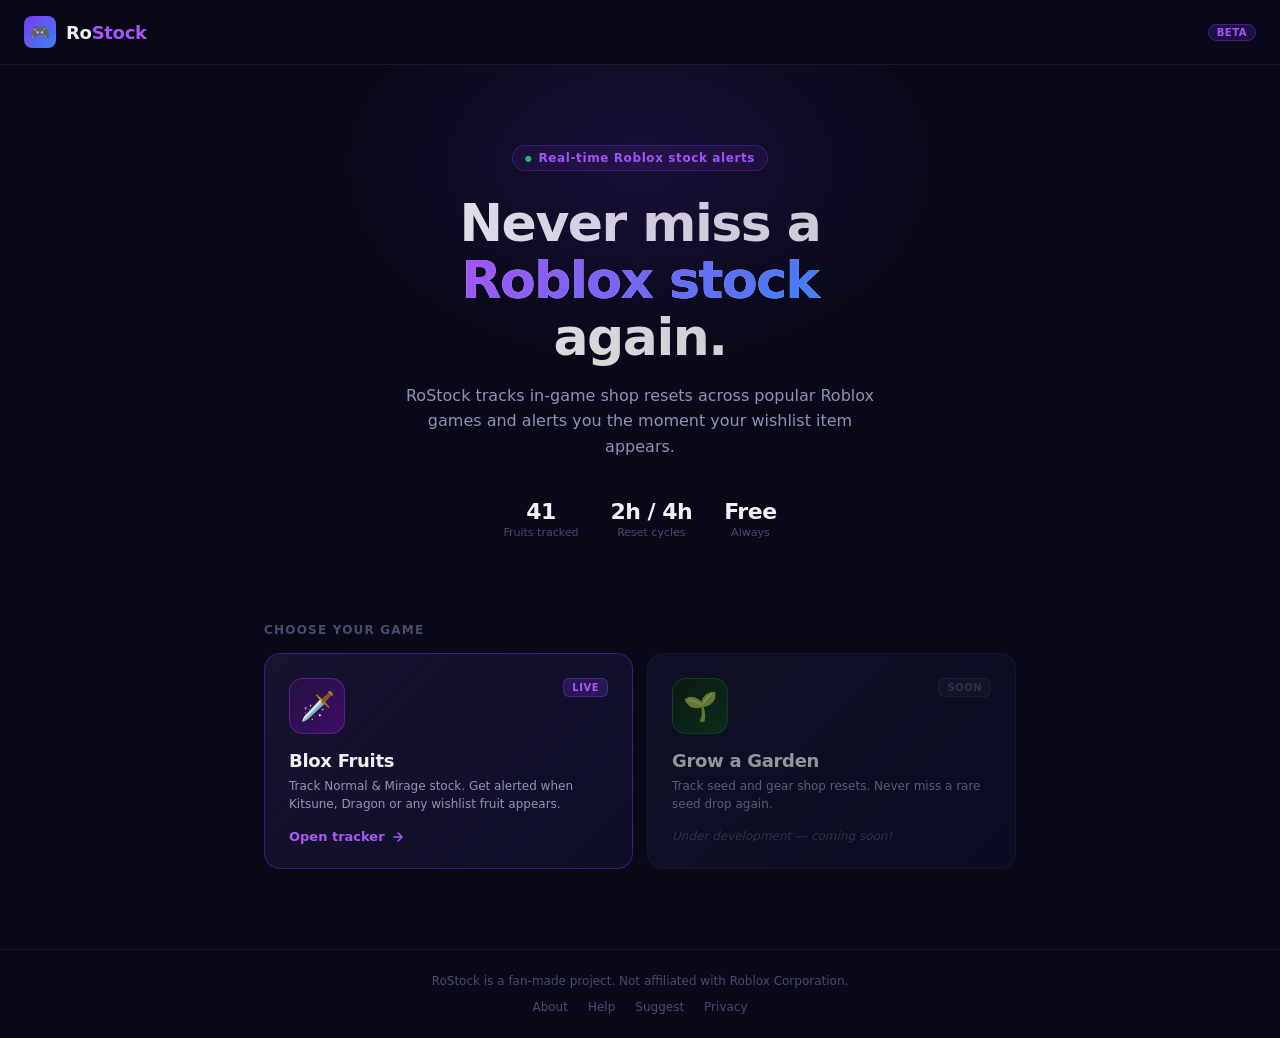
<file: index.html>
<!DOCTYPE html>
<html lang="en">
<head>
  <meta charset="UTF-8" />
  <meta name="viewport" content="width=device-width, initial-scale=1.0, viewport-fit=cover" />
  <meta name="theme-color" content="#080818" />
  <meta name="description" content="RoStock — Never miss a Roblox stock again. Real-time alerts for Blox Fruits, Grow a Garden and more." />
  <meta name="apple-mobile-web-app-capable" content="yes" />
  <meta name="apple-mobile-web-app-title" content="RoStock" />
  <link rel="manifest" href="manifest.json" />
  <link rel="icon" href="icon.svg" type="image/svg+xml" />
  <title>RoStock — Roblox Stock Alerts</title>
  <style>
    *, *::before, *::after { box-sizing: border-box; margin: 0; padding: 0; }
    :root {
      --bg:       #080818;
      --bg2:      #0e0e28;
      --bg3:      #13133a;
      --border:   rgba(255,255,255,0.07);
      --border2:  rgba(255,255,255,0.13);
      --accent:   #7c3aed;
      --accent2:  #a855f7;
      --blue:     #3b82f6;
      --green:    #22c55e;
      --text1:    #f1f1f5;
      --text2:    #9191b8;
      --text3:    #4a4a72;
      --font: 'Segoe UI', system-ui, -apple-system, sans-serif;
    }
    html, body { min-height: 100vh; }
    body {
      font-family: var(--font);
      background: var(--bg);
      color: var(--text1);
      -webkit-font-smoothing: antialiased;
    }

    /* ── NAVBAR ── */
    .nav {
      display: flex;
      align-items: center;
      justify-content: space-between;
      padding: 16px 24px;
      border-bottom: 1px solid var(--border);
      background: rgba(8,8,24,0.8);
      backdrop-filter: blur(12px);
      position: sticky;
      top: 0;
      z-index: 50;
    }
    .nav-logo {
      display: flex;
      align-items: center;
      gap: 10px;
      text-decoration: none;
    }
    .nav-logo-icon {
      width: 32px;
      height: 32px;
      background: linear-gradient(135deg, var(--accent), var(--blue));
      border-radius: 8px;
      display: flex;
      align-items: center;
      justify-content: center;
      font-size: 16px;
    }
    .nav-logo-text {
      font-size: 18px;
      font-weight: 700;
      color: var(--text1);
      letter-spacing: -0.3px;
    }
    .nav-logo-text span { color: var(--accent2); }
    .nav-badge {
      font-size: 10px;
      font-weight: 600;
      padding: 2px 8px;
      border-radius: 20px;
      background: rgba(124,58,237,0.2);
      border: 1px solid rgba(124,58,237,0.4);
      color: var(--accent2);
      letter-spacing: 0.05em;
    }

    /* ── HERO ── */
    .hero {
      text-align: center;
      padding: 80px 24px 60px;
      position: relative;
      overflow: hidden;
    }
    .hero::before {
      content: "";
      position: absolute;
      top: -100px;
      left: 50%;
      transform: translateX(-50%);
      width: 600px;
      height: 400px;
      background: radial-gradient(ellipse, rgba(124,58,237,0.15) 0%, transparent 70%);
      pointer-events: none;
    }
    .hero-tag {
      display: inline-flex;
      align-items: center;
      gap: 6px;
      font-size: 12px;
      font-weight: 600;
      padding: 5px 12px;
      border-radius: 20px;
      background: rgba(124,58,237,0.1);
      border: 1px solid rgba(124,58,237,0.3);
      color: var(--accent2);
      margin-bottom: 24px;
      letter-spacing: 0.05em;
    }
    .hero-tag::before { content: "●"; font-size: 8px; color: var(--green); }
    .hero h1 {
      font-size: clamp(32px, 6vw, 52px);
      font-weight: 800;
      letter-spacing: -1.5px;
      line-height: 1.1;
      margin-bottom: 16px;
      background: linear-gradient(135deg, #fff 0%, rgba(255,255,255,0.7) 100%);
      -webkit-background-clip: text;
      -webkit-text-fill-color: transparent;
    }
    .hero h1 span {
      background: linear-gradient(135deg, var(--accent2), var(--blue));
      -webkit-background-clip: text;
      -webkit-text-fill-color: transparent;
    }
    .hero p {
      font-size: 16px;
      color: var(--text2);
      max-width: 480px;
      margin: 0 auto 40px;
      line-height: 1.6;
    }
    .hero-stats {
      display: flex;
      align-items: center;
      justify-content: center;
      gap: 32px;
      flex-wrap: wrap;
    }
    .stat { text-align: center; }
    .stat-num {
      font-size: 22px;
      font-weight: 700;
      color: var(--text1);
      letter-spacing: -0.5px;
    }
    .stat-label { font-size: 11px; color: var(--text3); margin-top: 2px; }

    /* ── GAMES GRID ── */
    .games-section {
      padding: 24px 24px 80px;
      max-width: 800px;
      margin: 0 auto;
    }
    .games-title {
      font-size: 12px;
      font-weight: 600;
      color: var(--text3);
      text-transform: uppercase;
      letter-spacing: 0.1em;
      margin-bottom: 16px;
    }
    .games-grid {
      display: grid;
      grid-template-columns: 1fr 1fr;
      gap: 14px;
    }
    @media (max-width: 480px) {
      .games-grid { grid-template-columns: 1fr; }
    }
    .game-card {
      background: var(--bg2);
      border: 1px solid var(--border);
      border-radius: 16px;
      padding: 24px;
      cursor: pointer;
      text-decoration: none;
      display: block;
      transition: border-color 0.2s, transform 0.2s, box-shadow 0.2s;
      position: relative;
      overflow: hidden;
    }
    .game-card::before {
      content: "";
      position: absolute;
      inset: 0;
      background: linear-gradient(135deg, rgba(255,255,255,0.03), transparent);
      pointer-events: none;
    }
    .game-card.live {
      border-color: rgba(124,58,237,0.4);
      background: linear-gradient(135deg, rgba(124,58,237,0.08), var(--bg2));
    }
    .game-card.live:hover {
      border-color: var(--accent2);
      transform: translateY(-3px);
      box-shadow: 0 12px 40px rgba(124,58,237,0.2);
    }
    .game-card.soon { cursor: default; opacity: 0.6; }
    .game-card.soon:hover { transform: none; }
    .game-card-top {
      display: flex;
      align-items: flex-start;
      justify-content: space-between;
      margin-bottom: 16px;
    }
    .game-icon {
      width: 56px;
      height: 56px;
      border-radius: 14px;
      display: flex;
      align-items: center;
      justify-content: center;
      font-size: 28px;
    }
    .game-icon.bf { background: linear-gradient(135deg, #1e0a3c, #3b0764); border: 1px solid rgba(168,85,247,0.3); }
    .game-icon.gag { background: linear-gradient(135deg, #0a1e0a, #064218); border: 1px solid rgba(34,197,94,0.3); }
    .game-status {
      font-size: 10px;
      font-weight: 700;
      padding: 3px 8px;
      border-radius: 6px;
      letter-spacing: 0.05em;
    }
    .game-status.live-badge {
      background: rgba(124,58,237,0.2);
      color: var(--accent2);
      border: 1px solid rgba(124,58,237,0.4);
    }
    .game-status.soon-badge {
      background: rgba(255,255,255,0.05);
      color: var(--text3);
      border: 1px solid var(--border);
    }
    .game-name {
      font-size: 18px;
      font-weight: 700;
      color: var(--text1);
      margin-bottom: 6px;
      letter-spacing: -0.3px;
    }
    .game-desc {
      font-size: 12px;
      color: var(--text2);
      line-height: 1.5;
      margin-bottom: 16px;
    }
    .game-enter {
      display: flex;
      align-items: center;
      gap: 6px;
      font-size: 13px;
      font-weight: 600;
      color: var(--accent2);
    }
    .game-enter svg { transition: transform 0.2s; }
    .game-card.live:hover .game-enter svg { transform: translateX(3px); }
    .game-soon-text {
      font-size: 12px;
      color: var(--text3);
      font-style: italic;
    }

    /* ── FOOTER ── */
    .footer {
      border-top: 1px solid var(--border);
      padding: 24px;
      text-align: center;
      font-size: 12px;
      color: var(--text3);
    }
  </style>
</head>
<body>

  <nav class="nav">
    <a class="nav-logo" href="/">
      <div class="nav-logo-icon">🎮</div>
      <span class="nav-logo-text">Ro<span>Stock</span></span>
    </a>
    <span class="nav-badge">BETA</span>
  </nav>

  <section class="hero">
    <div class="hero-tag">Real-time Roblox stock alerts</div>
    <h1>Never miss a<br><span>Roblox stock</span><br>again.</h1>
    <p>RoStock tracks in-game shop resets across popular Roblox games and alerts you the moment your wishlist item appears.</p>
    <div class="hero-stats">
      <div class="stat">
        <div class="stat-num">41</div>
        <div class="stat-label">Fruits tracked</div>
      </div>
      <div class="stat">
        <div class="stat-num">2h / 4h</div>
        <div class="stat-label">Reset cycles</div>
      </div>
      <div class="stat">
        <div class="stat-num">Free</div>
        <div class="stat-label">Always</div>
      </div>
    </div>
  </section>

  <div class="games-section">
    <div class="games-title">Choose your game</div>
    <div class="games-grid">

      <!-- Blox Fruits — LIVE -->
      <a class="game-card live" href="bloxfruits.html">
        <div class="game-card-top">
          <div class="game-icon bf">🗡️</div>
          <span class="game-status live-badge">LIVE</span>
        </div>
        <div class="game-name">Blox Fruits</div>
        <div class="game-desc">Track Normal & Mirage stock. Get alerted when Kitsune, Dragon or any wishlist fruit appears.</div>
        <div class="game-enter">
          Open tracker
          <svg width="14" height="14" viewBox="0 0 24 24" fill="none" stroke="currentColor" stroke-width="2.5" stroke-linecap="round" stroke-linejoin="round"><path d="M5 12h14M12 5l7 7-7 7"/></svg>
        </div>
      </a>

      <!-- Grow a Garden — Coming Soon -->
      <div class="game-card soon">
        <div class="game-card-top">
          <div class="game-icon gag">🌱</div>
          <span class="game-status soon-badge">SOON</span>
        </div>
        <div class="game-name">Grow a Garden</div>
        <div class="game-desc">Track seed and gear shop resets. Never miss a rare seed drop again.</div>
        <div class="game-soon-text">Under development — coming soon!</div>
      </div>

    </div>
  </div>

  <footer class="footer">
    <p>RoStock is a fan-made project. Not affiliated with Roblox Corporation.</p>
    <div style="display:flex;gap:20px;justify-content:center;margin-top:12px;flex-wrap:wrap;">
      <a href="about.html" style="font-size:12px;color:#4a4a72;text-decoration:none;">About</a>
      <a href="help.html" style="font-size:12px;color:#4a4a72;text-decoration:none;">Help</a>
      <a href="suggest.html" style="font-size:12px;color:#4a4a72;text-decoration:none;">Suggest</a>
      <a href="privacy.html" style="font-size:12px;color:#4a4a72;text-decoration:none;">Privacy</a>
    </div>
  </footer>

</body>
</html>
</file>
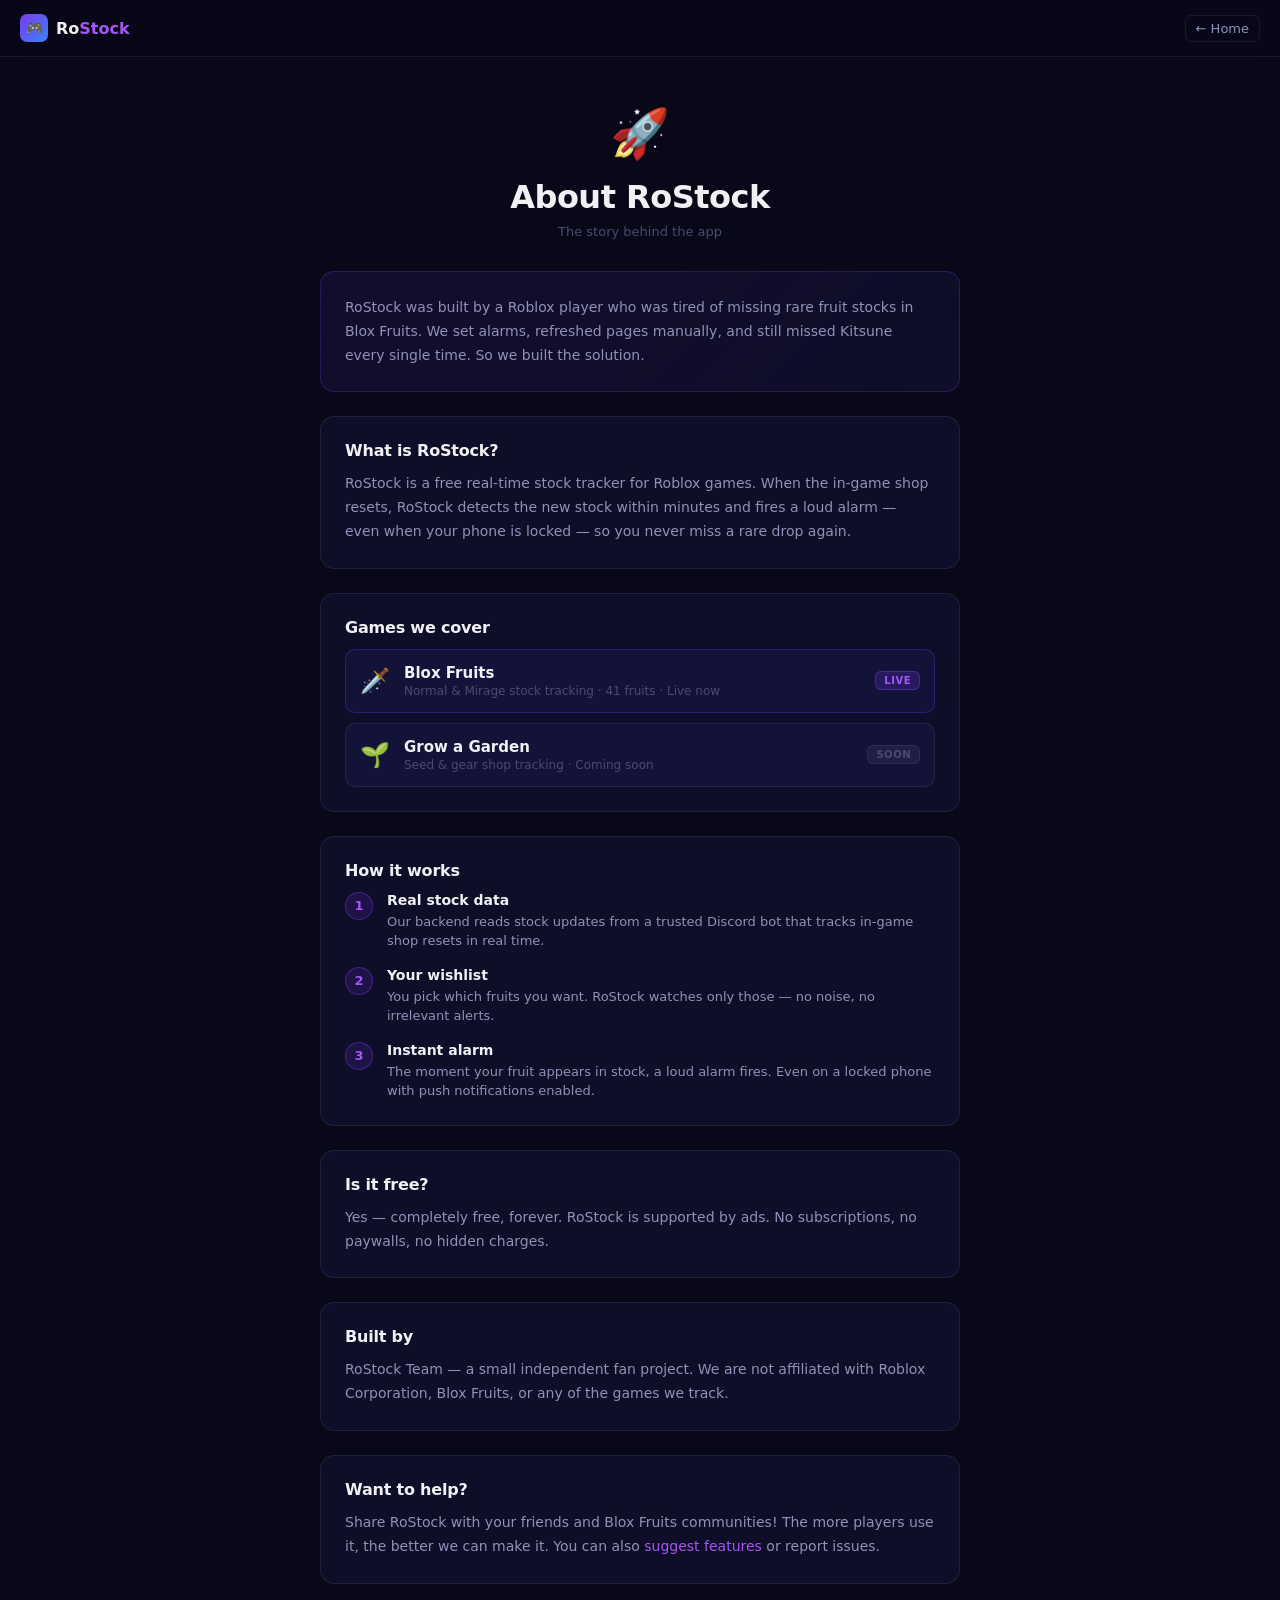
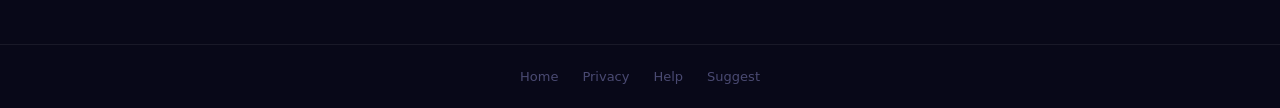
<file: about.html>
<!DOCTYPE html>
<html lang="en">
<head>
  <meta charset="UTF-8" />
  <meta name="viewport" content="width=device-width, initial-scale=1.0" />
  <meta name="theme-color" content="#080818" />
  <title>About — RoStock</title>
  <link rel="icon" href="icon.svg" type="image/svg+xml" />
  <link rel="stylesheet" href="pages.css" />
</head>
<body>
  <nav class="nav">
    <a href="index.html" class="nav-logo">
      <div class="nav-logo-icon">🎮</div>
      <span class="nav-logo-text">Ro<span>Stock</span></span>
    </a>
    <a href="index.html" class="nav-back">← Home</a>
  </nav>
  <div class="page-wrap">
    <div class="page-header">
      <div class="page-icon">🚀</div>
      <h1>About RoStock</h1>
      <p class="page-date">The story behind the app</p>
    </div>
    <div class="page-content">

      <div class="section-block highlight">
        <p class="big-text">RoStock was built by a Roblox player who was tired of missing rare fruit stocks in Blox Fruits. We set alarms, refreshed pages manually, and still missed Kitsune every single time. So we built the solution.</p>
      </div>

      <div class="section-block">
        <h2>What is RoStock?</h2>
        <p>RoStock is a free real-time stock tracker for Roblox games. When the in-game shop resets, RoStock detects the new stock within minutes and fires a loud alarm — even when your phone is locked — so you never miss a rare drop again.</p>
      </div>

      <div class="section-block">
        <h2>Games we cover</h2>
        <div class="game-list">
          <div class="game-list-item live">
            <span class="game-list-icon">🗡️</span>
            <div>
              <div class="game-list-name">Blox Fruits</div>
              <div class="game-list-desc">Normal & Mirage stock tracking · 41 fruits · Live now</div>
            </div>
            <span class="game-list-badge live">LIVE</span>
          </div>
          <div class="game-list-item">
            <span class="game-list-icon">🌱</span>
            <div>
              <div class="game-list-name">Grow a Garden</div>
              <div class="game-list-desc">Seed & gear shop tracking · Coming soon</div>
            </div>
            <span class="game-list-badge soon">SOON</span>
          </div>
        </div>
      </div>

      <div class="section-block">
        <h2>How it works</h2>
        <div class="steps">
          <div class="step-item">
            <div class="step-num">1</div>
            <div>
              <div class="step-title">Real stock data</div>
              <div class="step-desc">Our backend reads stock updates from a trusted Discord bot that tracks in-game shop resets in real time.</div>
            </div>
          </div>
          <div class="step-item">
            <div class="step-num">2</div>
            <div>
              <div class="step-title">Your wishlist</div>
              <div class="step-desc">You pick which fruits you want. RoStock watches only those — no noise, no irrelevant alerts.</div>
            </div>
          </div>
          <div class="step-item">
            <div class="step-num">3</div>
            <div>
              <div class="step-title">Instant alarm</div>
              <div class="step-desc">The moment your fruit appears in stock, a loud alarm fires. Even on a locked phone with push notifications enabled.</div>
            </div>
          </div>
        </div>
      </div>

      <div class="section-block">
        <h2>Is it free?</h2>
        <p>Yes — completely free, forever. RoStock is supported by ads. No subscriptions, no paywalls, no hidden charges.</p>
      </div>

      <div class="section-block">
        <h2>Built by</h2>
        <p>RoStock Team — a small independent fan project. We are not affiliated with Roblox Corporation, Blox Fruits, or any of the games we track.</p>
      </div>

      <div class="section-block">
        <h2>Want to help?</h2>
        <p>Share RoStock with your friends and Blox Fruits communities! The more players use it, the better we can make it. You can also <a href="suggest.html">suggest features</a> or report issues.</p>
      </div>

    </div>
  </div>
  <footer class="page-footer">
    <a href="index.html">Home</a>
    <a href="privacy.html">Privacy</a>
    <a href="help.html">Help</a>
    <a href="suggest.html">Suggest</a>
  </footer>
</body>
</html>
</file>
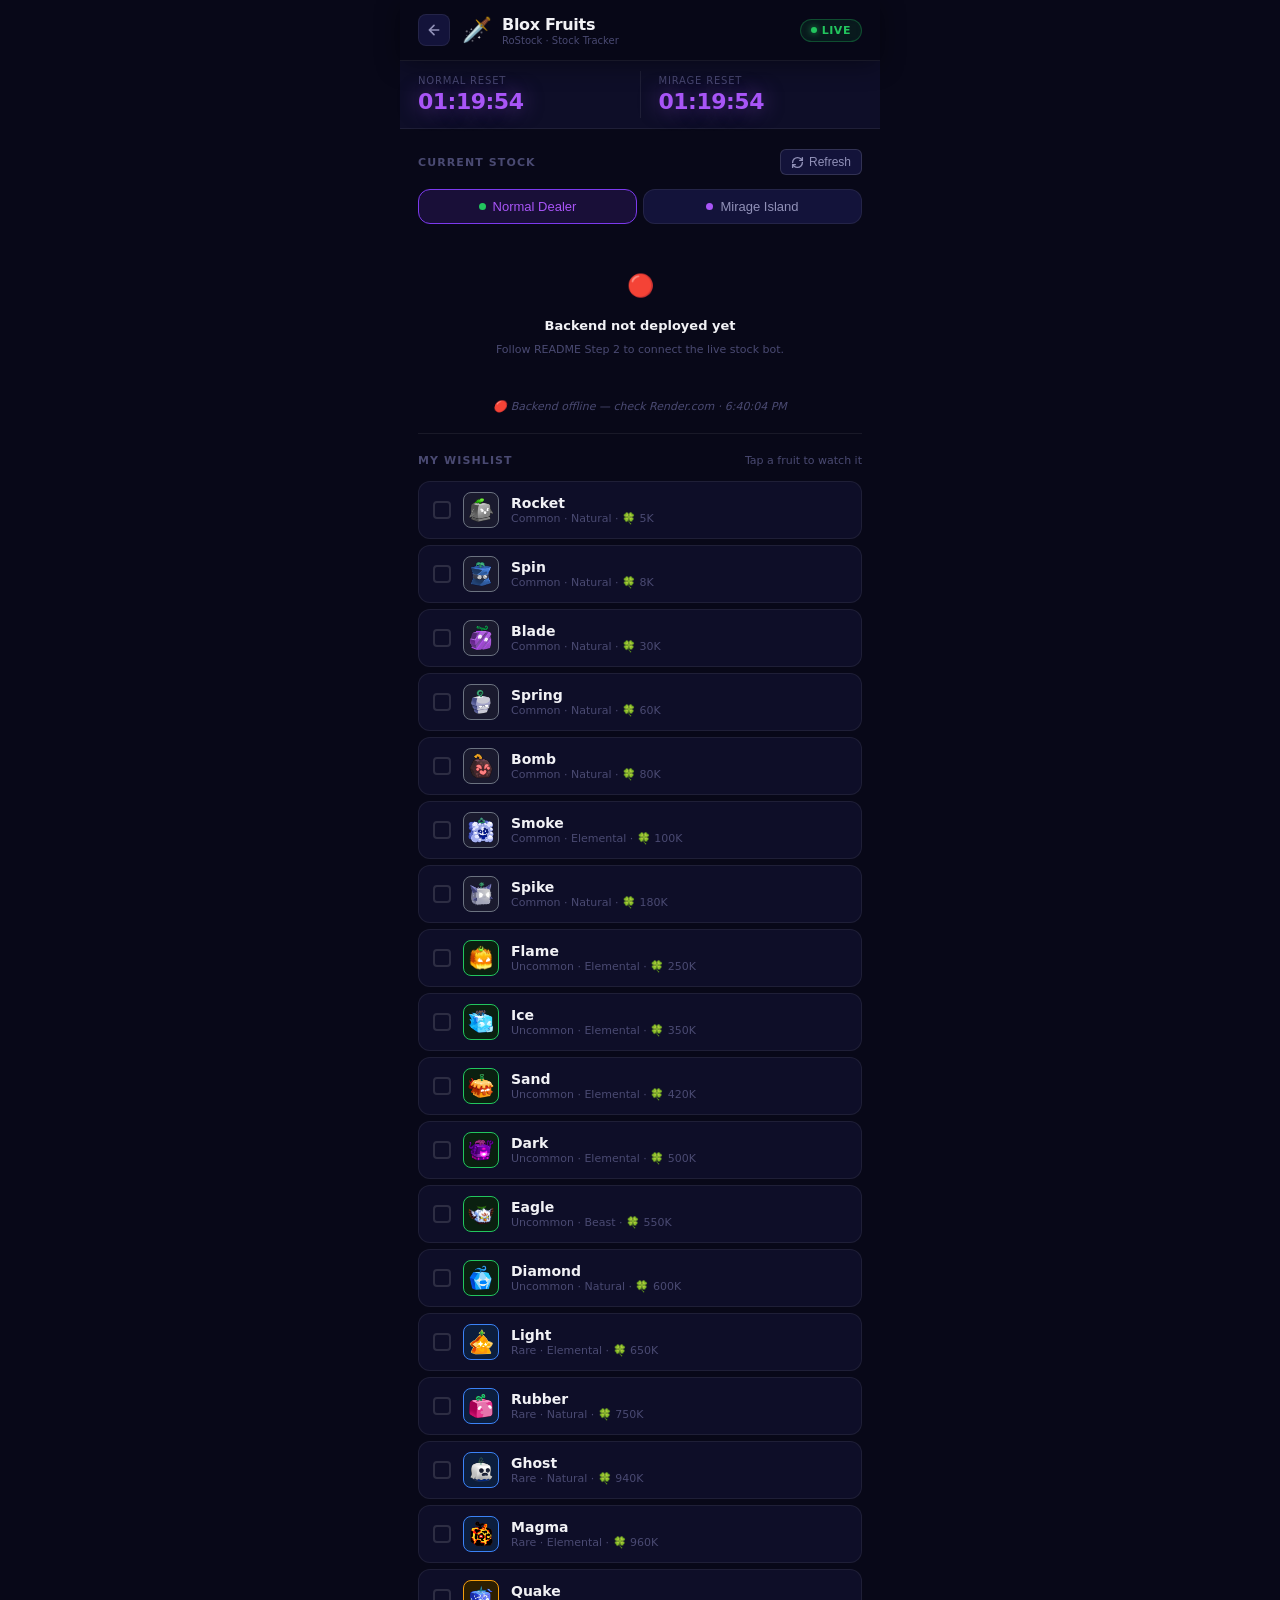
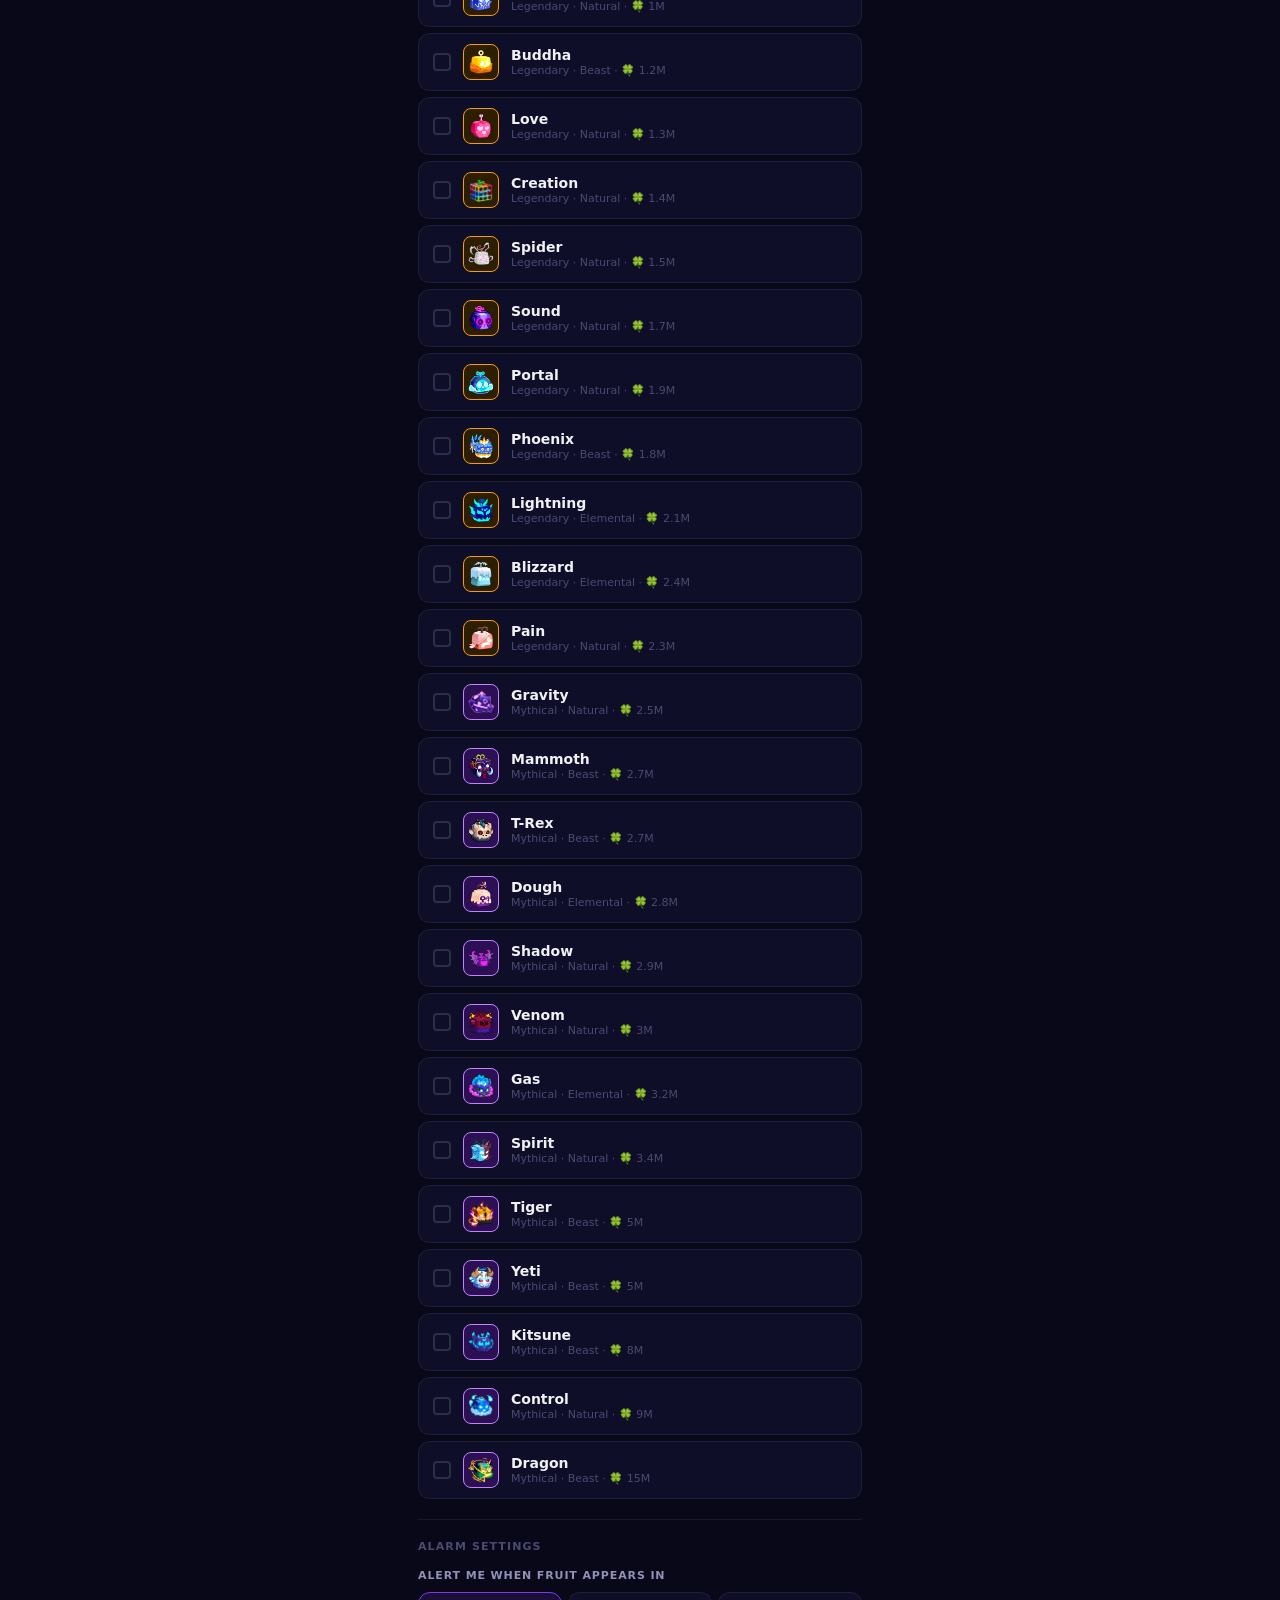
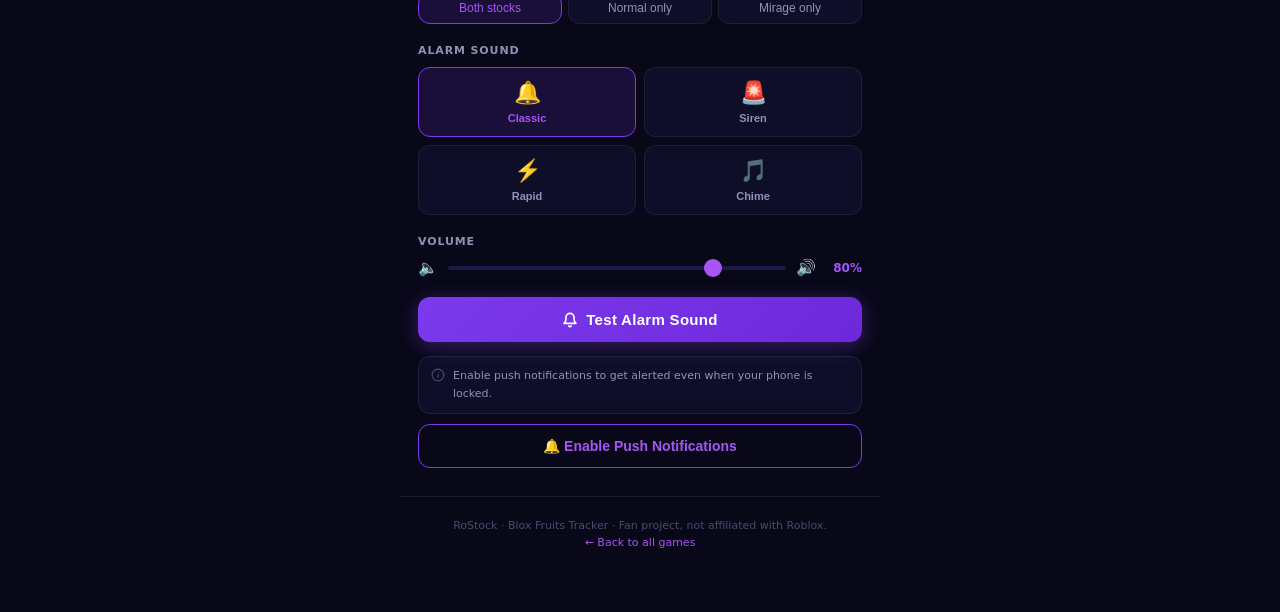
<file: Bloxfruits.html>
<!DOCTYPE html>
<html lang="en">
<head>
  <meta charset="UTF-8" />
  <meta name="viewport" content="width=device-width, initial-scale=1.0, viewport-fit=cover" />
  <meta name="theme-color" content="#080818" />
  <meta name="description" content="RoStock — Blox Fruits stock tracker. Real-time Normal & Mirage stock alerts." />
  <meta name="apple-mobile-web-app-capable" content="yes" />
  <meta name="apple-mobile-web-app-title" content="RoStock" />
  <link rel="manifest" href="manifest.json" />
  <link rel="icon" href="icon.svg" type="image/svg+xml" />
  <title>RoStock — Blox Fruits Tracker</title>
  <link rel="stylesheet" href="style.css" />
</head>
<body>

  <template id="fbTpl"><span class="fb"></span></template>

  <!-- ── ALARM OVERLAY ── -->
  <div class="alarm-overlay" id="alarmStatusBar" style="display:none">
    <div class="alarm-overlay-bg"></div>
    <div class="alarm-overlay-content">
      <div class="alarm-icon-wrap" id="alarmIconWrap">
        <div class="alarm-pulse-ring"></div>
        <div class="alarm-pulse-ring delay1"></div>
        <div class="alarm-fruit-icon" id="alarmFruitIcon">🚨</div>
      </div>
      <div class="alarm-label">FRUIT IN STOCK!</div>
      <div class="alarm-fruit-name" id="alarmStatusText">Kitsune · Mirage Stock</div>
      <div class="alarm-sub">Buy it now before the timer runs out!</div>
      <button class="alarm-stop-btn" onclick="stopAlarm()">
        <svg width="18" height="18" viewBox="0 0 24 24" fill="none" stroke="currentColor" stroke-width="2.5" stroke-linecap="round" stroke-linejoin="round"><rect x="6" y="6" width="12" height="12" rx="2"/></svg>
        Stop Alarm
      </button>
      <button class="alarm-snooze-btn" onclick="snoozeAlarm()">Snooze 10 min</button>
    </div>
  </div>

  <!-- ── HEADER ── -->
  <header class="app-header">
    <a href="index.html" class="back-btn">
      <svg width="16" height="16" viewBox="0 0 24 24" fill="none" stroke="currentColor" stroke-width="2.5" stroke-linecap="round" stroke-linejoin="round"><path d="M19 12H5M12 5l-7 7 7 7"/></svg>
    </a>
    <div class="app-logo">
      <div class="logo-icon">🗡️</div>
      <div>
        <span class="app-name">Blox Fruits</span>
        <span class="app-sub">RoStock · Stock Tracker</span>
      </div>
    </div>
    <div class="live-badge">
      <span class="live-dot"></span>LIVE
    </div>
  </header>

  <!-- ── TIMERS ── -->
  <div class="timer-row">
    <div class="timer-box">
      <span class="timer-label">Normal reset</span>
      <span class="timer-value" id="countdownNormal">--:--:--</span>
    </div>
    <div class="timer-divider"></div>
    <div class="timer-box">
      <span class="timer-label">Mirage reset</span>
      <span class="timer-value" id="countdownMirage">--:--:--</span>
    </div>
  </div>

  <main>

    <!-- ── STOCK ── -->
    <section class="section">
      <div class="section-header">
        <h2 class="section-title">Current Stock</h2>
        <button class="refresh-btn" id="refreshBtn" onclick="refreshStock()">
          <svg width="13" height="13" viewBox="0 0 24 24" fill="none" stroke="currentColor" stroke-width="2.5" stroke-linecap="round" stroke-linejoin="round"><path d="M3 12a9 9 0 0 1 9-9 9.75 9.75 0 0 1 6.74 2.74L21 8"/><path d="M21 3v5h-5"/><path d="M21 12a9 9 0 0 1-9 9 9.75 9.75 0 0 1-6.74-2.74L3 16"/><path d="M8 16H3v5"/></svg>
          Refresh
        </button>
      </div>
      <div class="stock-tabs">
        <button class="stock-tab active" data-tab="normal" onclick="switchTab('normal')">
          <span class="tab-dot normal-dot"></span> Normal Dealer
        </button>
        <button class="stock-tab" data-tab="mirage" onclick="switchTab('mirage')">
          <span class="tab-dot mirage-dot"></span> Mirage Island
        </button>
      </div>
      <div id="normalStockSection">
        <div class="stock-grid" id="normalStockGrid"></div>
      </div>
      <div id="mirageStockSection" style="display:none">
        <div class="mirage-notice">
          <svg width="13" height="13" viewBox="0 0 24 24" fill="none" stroke="currentColor" stroke-width="2" stroke-linecap="round" stroke-linejoin="round"><circle cx="12" cy="12" r="10"/><path d="M12 16v-4m0-4h.01"/></svg>
          Mirage Island spawns randomly in Third Sea. Stock resets every 2 hours.
        </div>
        <div class="stock-grid" id="mirageStockGrid"></div>
      </div>
      <p class="stock-note" id="stockNote">Loading...</p>
    </section>

    <div class="section-divider"></div>

    <!-- ── WISHLIST ── -->
    <section class="section">
      <div class="section-header">
        <h2 class="section-title">My Wishlist</h2>
        <span class="section-sub">Tap a fruit to watch it</span>
      </div>
      <div class="wishlist-list" id="wishlistContainer"></div>
    </section>

    <div class="section-divider"></div>

    <!-- ── ALARM SETTINGS ── -->
    <section class="section">
      <h2 class="section-title" style="margin-bottom:16px">Alarm Settings</h2>
      <div class="setting-group">
        <label class="setting-label">Alert me when fruit appears in</label>
        <div class="mode-btns">
          <button class="mode-btn active" data-mode="both"   onclick="setAlarmMode('both')">Both stocks</button>
          <button class="mode-btn"        data-mode="normal" onclick="setAlarmMode('normal')">Normal only</button>
          <button class="mode-btn"        data-mode="mirage" onclick="setAlarmMode('mirage')">Mirage only</button>
        </div>
      </div>
      <div class="setting-group">
        <label class="setting-label">Alarm sound</label>
        <div class="sound-options">
          <button class="sound-btn active" data-sound="beep"  onclick="selectSound(this)"><span class="sound-icon">🔔</span><span class="sound-name">Classic</span></button>
          <button class="sound-btn"        data-sound="siren" onclick="selectSound(this)"><span class="sound-icon">🚨</span><span class="sound-name">Siren</span></button>
          <button class="sound-btn"        data-sound="rapid" onclick="selectSound(this)"><span class="sound-icon">⚡</span><span class="sound-name">Rapid</span></button>
          <button class="sound-btn"        data-sound="chime" onclick="selectSound(this)"><span class="sound-icon">🎵</span><span class="sound-name">Chime</span></button>
        </div>
      </div>
      <div class="setting-group">
        <label class="setting-label">Volume</label>
        <div class="volume-row">
          <span>🔈</span>
          <input type="range" id="volumeSlider" min="0" max="100" value="80" class="vol-slider" oninput="updateVolume(this.value)" />
          <span>🔊</span>
          <span class="vol-val" id="volVal">80%</span>
        </div>
      </div>
      <button class="test-alarm-btn" id="testBtn" onclick="testAlarm()">
        <svg width="16" height="16" viewBox="0 0 24 24" fill="none" stroke="currentColor" stroke-width="2.5" stroke-linecap="round" stroke-linejoin="round"><path d="M18 8A6 6 0 0 0 6 8c0 7-3 9-3 9h18s-3-2-3-9"/><path d="M13.73 21a2 2 0 0 1-3.46 0"/></svg>
        Test Alarm Sound
      </button>
      <div class="push-notice">
        <svg width="14" height="14" viewBox="0 0 24 24" fill="none" stroke="currentColor" stroke-width="2" stroke-linecap="round" stroke-linejoin="round"><circle cx="12" cy="12" r="10"/><path d="M12 16v-4m0-4h.01"/></svg>
        <span id="pushNote">Enable push notifications to get alerted even when your phone is locked.</span>
      </div>
      <button class="push-btn" id="pushBtn" onclick="enablePushNotifications()">
        🔔 Enable Push Notifications
      </button>
    </section>

  </main>

  <footer class="app-footer">
    <p>RoStock · Blox Fruits Tracker · Fan project, not affiliated with Roblox.</p>
    <p><a href="index.html" style="color:var(--accent2);text-decoration:none">← Back to all games</a></p>
  </footer>

  <script src="fruits.js"></script>
  <script src="icons.js"></script>
  <script src="app.js"></script>
  <script>
    if ("serviceWorker" in navigator) navigator.serviceWorker.register("/fruitalarm/firebase-messaging-sw.js").catch(()=>{});
  </script>
</body>
</html>
</file>
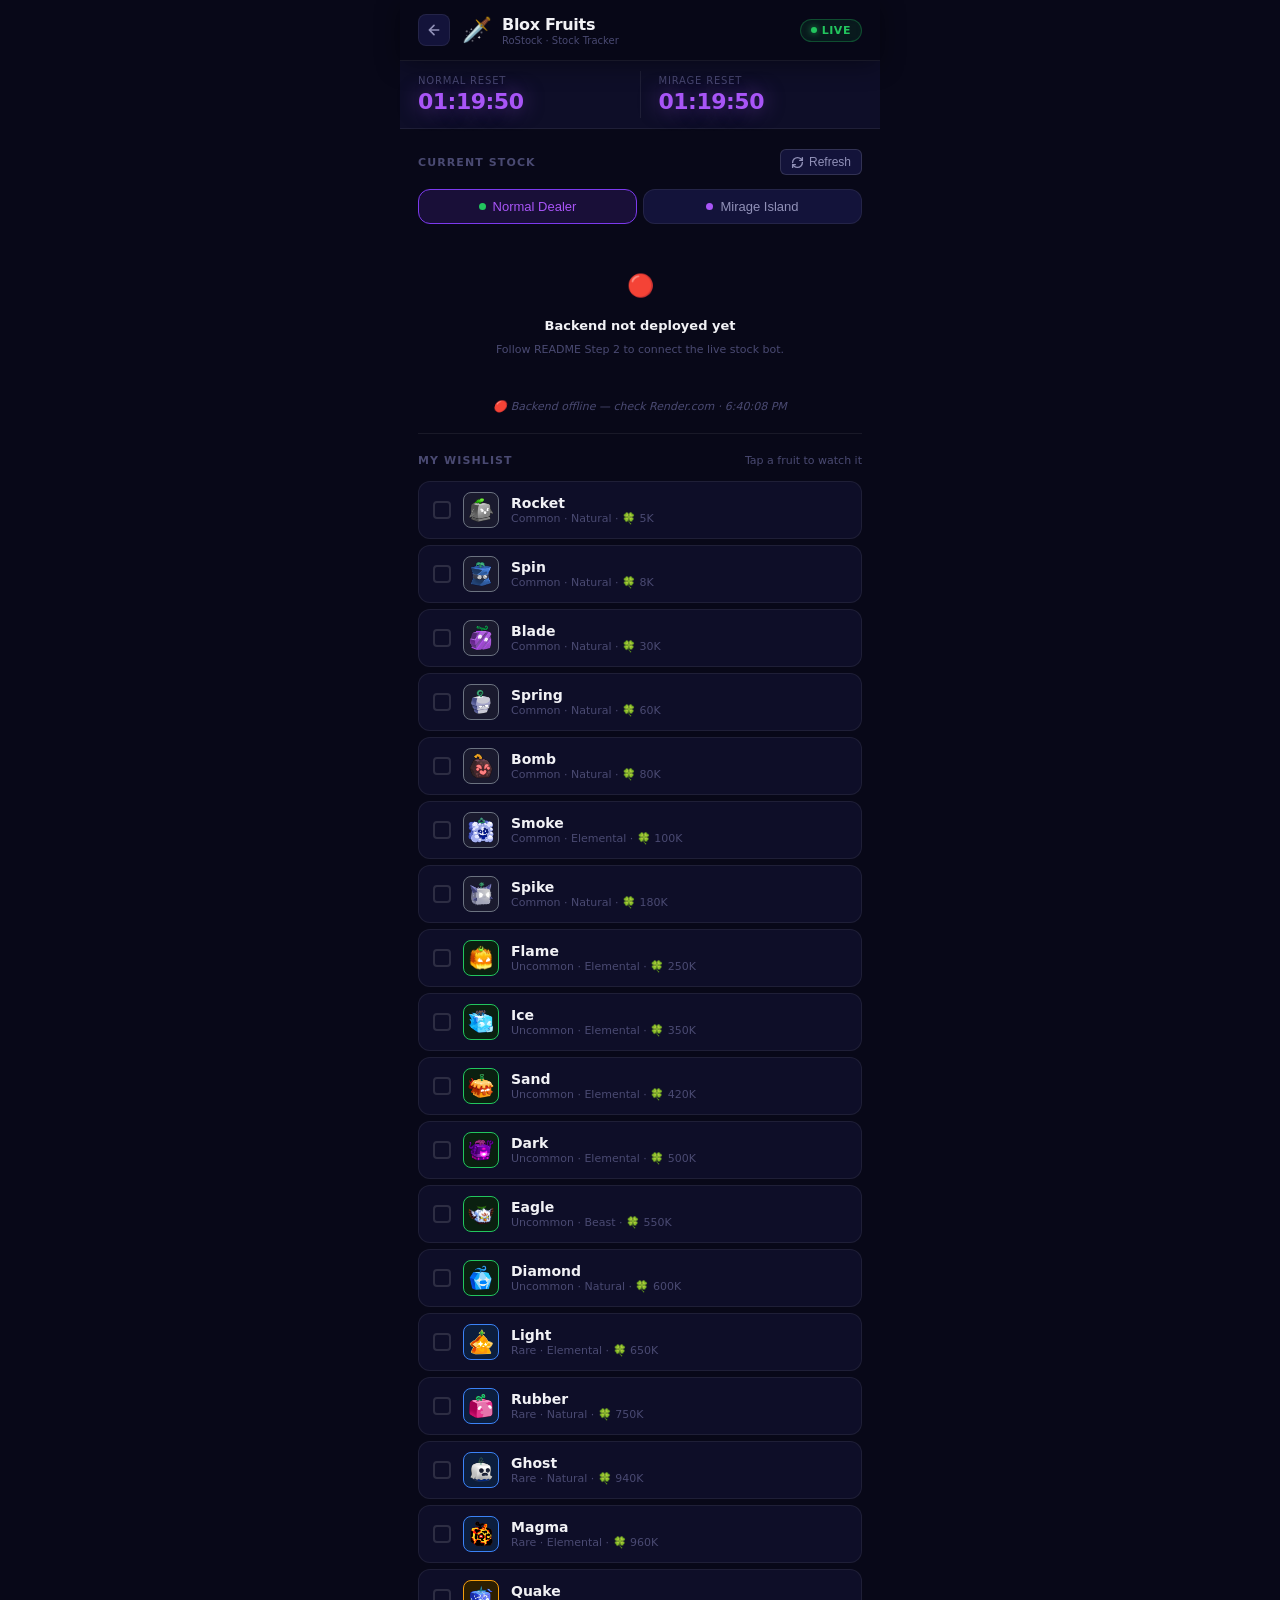
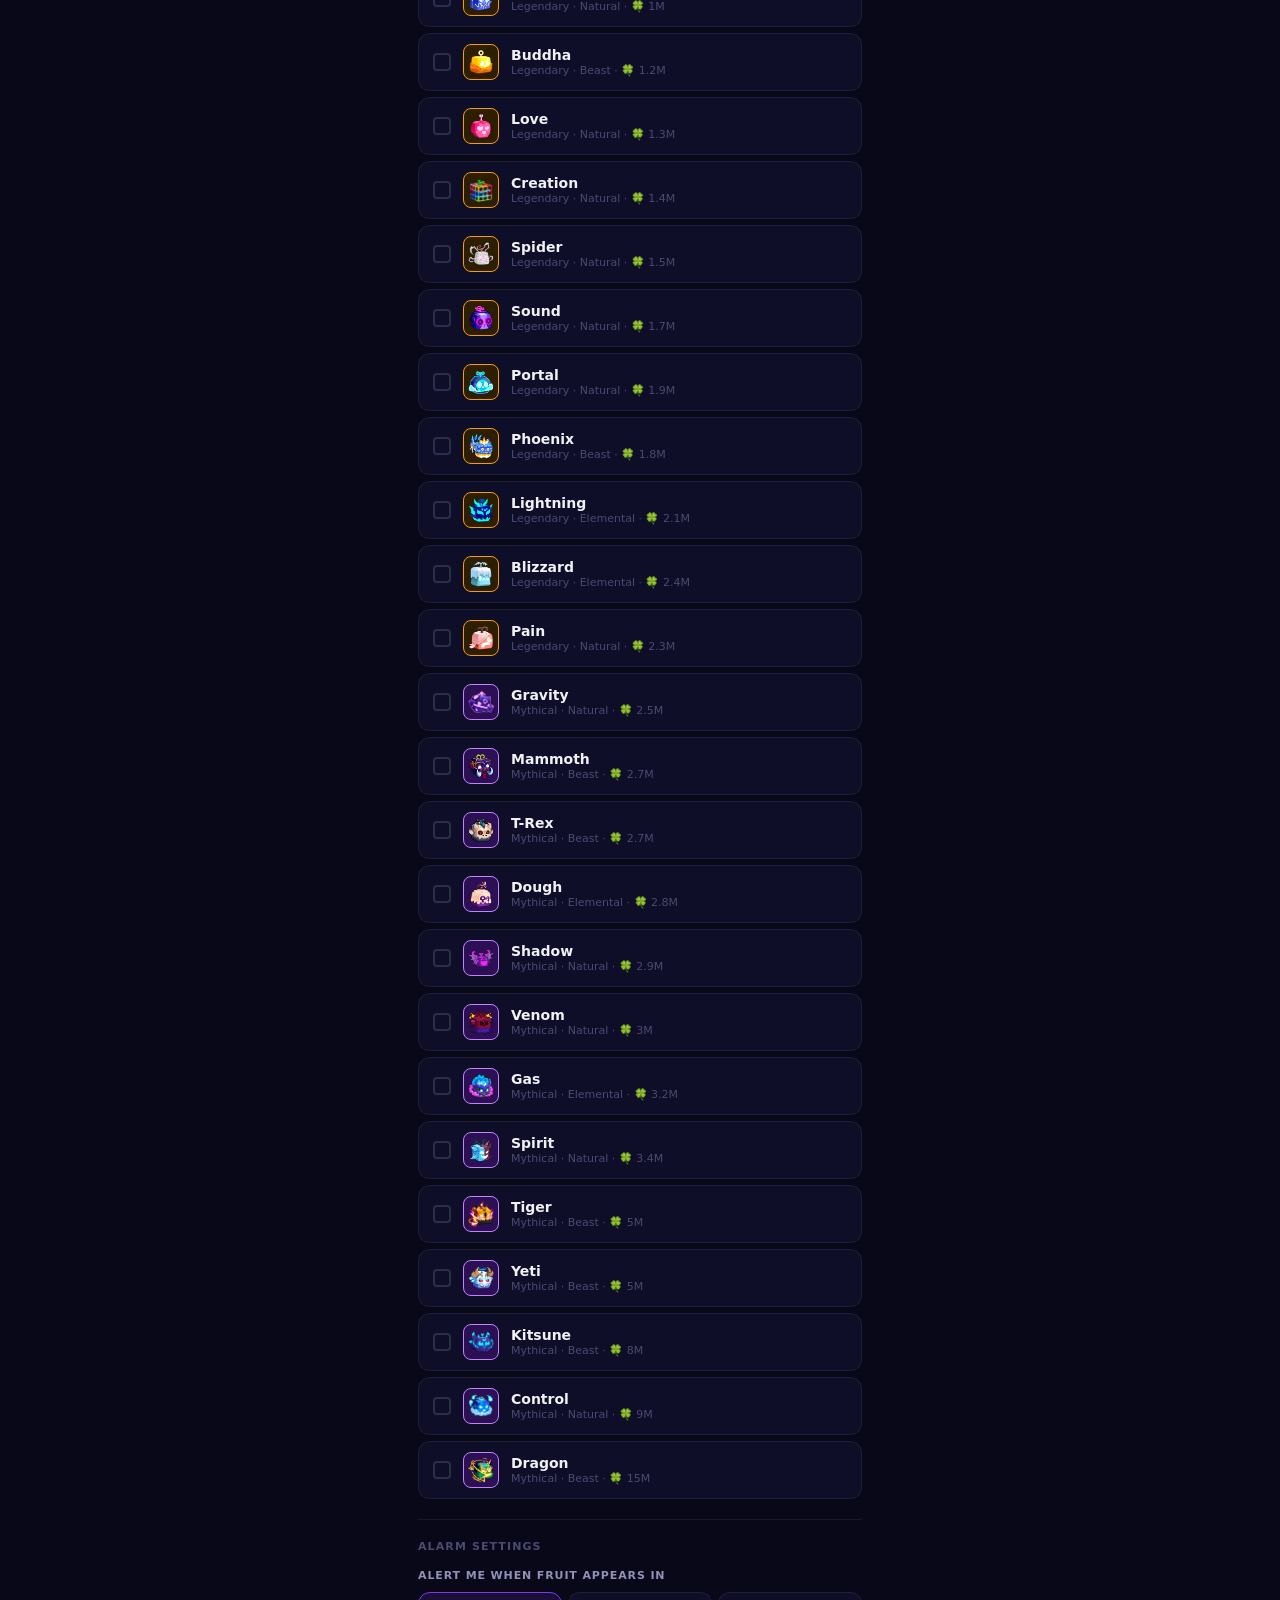
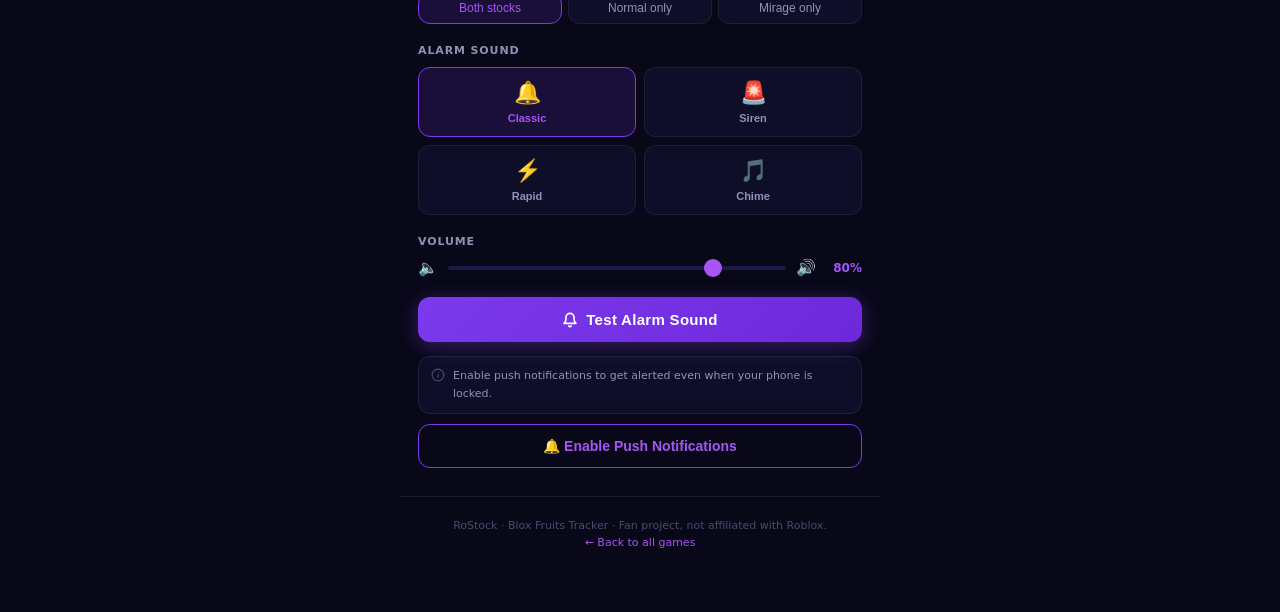
<file: bloxfruits.html>
<!DOCTYPE html>
<html lang="en">
<head>
  <meta charset="UTF-8" />
  <meta name="viewport" content="width=device-width, initial-scale=1.0, viewport-fit=cover" />
  <meta name="theme-color" content="#080818" />
  <meta name="description" content="RoStock — Blox Fruits stock tracker. Real-time Normal & Mirage stock alerts." />
  <meta name="apple-mobile-web-app-capable" content="yes" />
  <meta name="apple-mobile-web-app-title" content="RoStock" />
  <link rel="manifest" href="manifest.json" />
  <link rel="icon" href="icon.svg" type="image/svg+xml" />
  <title>RoStock — Blox Fruits Tracker</title>
  <link rel="stylesheet" href="style.css" />
</head>
<body>

  <template id="fbTpl"><span class="fb"></span></template>

  <!-- ── ALARM OVERLAY ── -->
  <div class="alarm-overlay" id="alarmStatusBar" style="display:none">
    <div class="alarm-overlay-bg"></div>
    <div class="alarm-overlay-content">
      <div class="alarm-icon-wrap" id="alarmIconWrap">
        <div class="alarm-pulse-ring"></div>
        <div class="alarm-pulse-ring delay1"></div>
        <div class="alarm-fruit-icon" id="alarmFruitIcon">🚨</div>
      </div>
      <div class="alarm-label">FRUIT IN STOCK!</div>
      <div class="alarm-fruit-name" id="alarmStatusText">Kitsune · Mirage Stock</div>
      <div class="alarm-sub">Buy it now before the timer runs out!</div>
      <button class="alarm-stop-btn" onclick="stopAlarm()">
        <svg width="18" height="18" viewBox="0 0 24 24" fill="none" stroke="currentColor" stroke-width="2.5" stroke-linecap="round" stroke-linejoin="round"><rect x="6" y="6" width="12" height="12" rx="2"/></svg>
        Stop Alarm
      </button>
      <button class="alarm-snooze-btn" onclick="snoozeAlarm()">Snooze 10 min</button>
    </div>
  </div>

  <!-- ── HEADER ── -->
  <header class="app-header">
    <a href="index.html" class="back-btn">
      <svg width="16" height="16" viewBox="0 0 24 24" fill="none" stroke="currentColor" stroke-width="2.5" stroke-linecap="round" stroke-linejoin="round"><path d="M19 12H5M12 5l-7 7 7 7"/></svg>
    </a>
    <div class="app-logo">
      <div class="logo-icon">🗡️</div>
      <div>
        <span class="app-name">Blox Fruits</span>
        <span class="app-sub">RoStock · Stock Tracker</span>
      </div>
    </div>
    <div class="live-badge">
      <span class="live-dot"></span>LIVE
    </div>
  </header>

  <!-- ── TIMERS ── -->
  <div class="timer-row">
    <div class="timer-box">
      <span class="timer-label">Normal reset</span>
      <span class="timer-value" id="countdownNormal">--:--:--</span>
    </div>
    <div class="timer-divider"></div>
    <div class="timer-box">
      <span class="timer-label">Mirage reset</span>
      <span class="timer-value" id="countdownMirage">--:--:--</span>
    </div>
  </div>

  <main>

    <!-- ── STOCK ── -->
    <section class="section">
      <div class="section-header">
        <h2 class="section-title">Current Stock</h2>
        <button class="refresh-btn" id="refreshBtn" onclick="refreshStock()">
          <svg width="13" height="13" viewBox="0 0 24 24" fill="none" stroke="currentColor" stroke-width="2.5" stroke-linecap="round" stroke-linejoin="round"><path d="M3 12a9 9 0 0 1 9-9 9.75 9.75 0 0 1 6.74 2.74L21 8"/><path d="M21 3v5h-5"/><path d="M21 12a9 9 0 0 1-9 9 9.75 9.75 0 0 1-6.74-2.74L3 16"/><path d="M8 16H3v5"/></svg>
          Refresh
        </button>
      </div>
      <div class="stock-tabs">
        <button class="stock-tab active" data-tab="normal" onclick="switchTab('normal')">
          <span class="tab-dot normal-dot"></span> Normal Dealer
        </button>
        <button class="stock-tab" data-tab="mirage" onclick="switchTab('mirage')">
          <span class="tab-dot mirage-dot"></span> Mirage Island
        </button>
      </div>
      <div id="normalStockSection">
        <div class="stock-grid" id="normalStockGrid"></div>
      </div>
      <div id="mirageStockSection" style="display:none">
        <div class="mirage-notice">
          <svg width="13" height="13" viewBox="0 0 24 24" fill="none" stroke="currentColor" stroke-width="2" stroke-linecap="round" stroke-linejoin="round"><circle cx="12" cy="12" r="10"/><path d="M12 16v-4m0-4h.01"/></svg>
          Mirage Island spawns randomly in Third Sea. Stock resets every 2 hours.
        </div>
        <div class="stock-grid" id="mirageStockGrid"></div>
      </div>
      <p class="stock-note" id="stockNote">Loading...</p>
    </section>

    <div class="section-divider"></div>

    <!-- ── WISHLIST ── -->
    <section class="section">
      <div class="section-header">
        <h2 class="section-title">My Wishlist</h2>
        <span class="section-sub">Tap a fruit to watch it</span>
      </div>
      <div class="wishlist-list" id="wishlistContainer"></div>
    </section>

    <div class="section-divider"></div>

    <!-- ── ALARM SETTINGS ── -->
    <section class="section">
      <h2 class="section-title" style="margin-bottom:16px">Alarm Settings</h2>
      <div class="setting-group">
        <label class="setting-label">Alert me when fruit appears in</label>
        <div class="mode-btns">
          <button class="mode-btn active" data-mode="both"   onclick="setAlarmMode('both')">Both stocks</button>
          <button class="mode-btn"        data-mode="normal" onclick="setAlarmMode('normal')">Normal only</button>
          <button class="mode-btn"        data-mode="mirage" onclick="setAlarmMode('mirage')">Mirage only</button>
        </div>
      </div>
      <div class="setting-group">
        <label class="setting-label">Alarm sound</label>
        <div class="sound-options">
          <button class="sound-btn active" data-sound="beep"  onclick="selectSound(this)"><span class="sound-icon">🔔</span><span class="sound-name">Classic</span></button>
          <button class="sound-btn"        data-sound="siren" onclick="selectSound(this)"><span class="sound-icon">🚨</span><span class="sound-name">Siren</span></button>
          <button class="sound-btn"        data-sound="rapid" onclick="selectSound(this)"><span class="sound-icon">⚡</span><span class="sound-name">Rapid</span></button>
          <button class="sound-btn"        data-sound="chime" onclick="selectSound(this)"><span class="sound-icon">🎵</span><span class="sound-name">Chime</span></button>
        </div>
      </div>
      <div class="setting-group">
        <label class="setting-label">Volume</label>
        <div class="volume-row">
          <span>🔈</span>
          <input type="range" id="volumeSlider" min="0" max="100" value="80" class="vol-slider" oninput="updateVolume(this.value)" />
          <span>🔊</span>
          <span class="vol-val" id="volVal">80%</span>
        </div>
      </div>
      <button class="test-alarm-btn" id="testBtn" onclick="testAlarm()">
        <svg width="16" height="16" viewBox="0 0 24 24" fill="none" stroke="currentColor" stroke-width="2.5" stroke-linecap="round" stroke-linejoin="round"><path d="M18 8A6 6 0 0 0 6 8c0 7-3 9-3 9h18s-3-2-3-9"/><path d="M13.73 21a2 2 0 0 1-3.46 0"/></svg>
        Test Alarm Sound
      </button>
      <div class="push-notice">
        <svg width="14" height="14" viewBox="0 0 24 24" fill="none" stroke="currentColor" stroke-width="2" stroke-linecap="round" stroke-linejoin="round"><circle cx="12" cy="12" r="10"/><path d="M12 16v-4m0-4h.01"/></svg>
        <span id="pushNote">Enable push notifications to get alerted even when your phone is locked.</span>
      </div>
      <button class="push-btn" id="pushBtn" onclick="enablePushNotifications()">
        🔔 Enable Push Notifications
      </button>
    </section>

  </main>

  <footer class="app-footer">
    <p>RoStock · Blox Fruits Tracker · Fan project, not affiliated with Roblox.</p>
    <p><a href="index.html" style="color:var(--accent2);text-decoration:none">← Back to all games</a></p>
  </footer>

  <script src="fruits.js"></script>
  <script src="icons.js"></script>
  <script src="app.js"></script>
  <script>
    if ("serviceWorker" in navigator) navigator.serviceWorker.register("/fruitalarm/firebase-messaging-sw.js").catch(()=>{});
  </script>
</body>
</html>
</file>
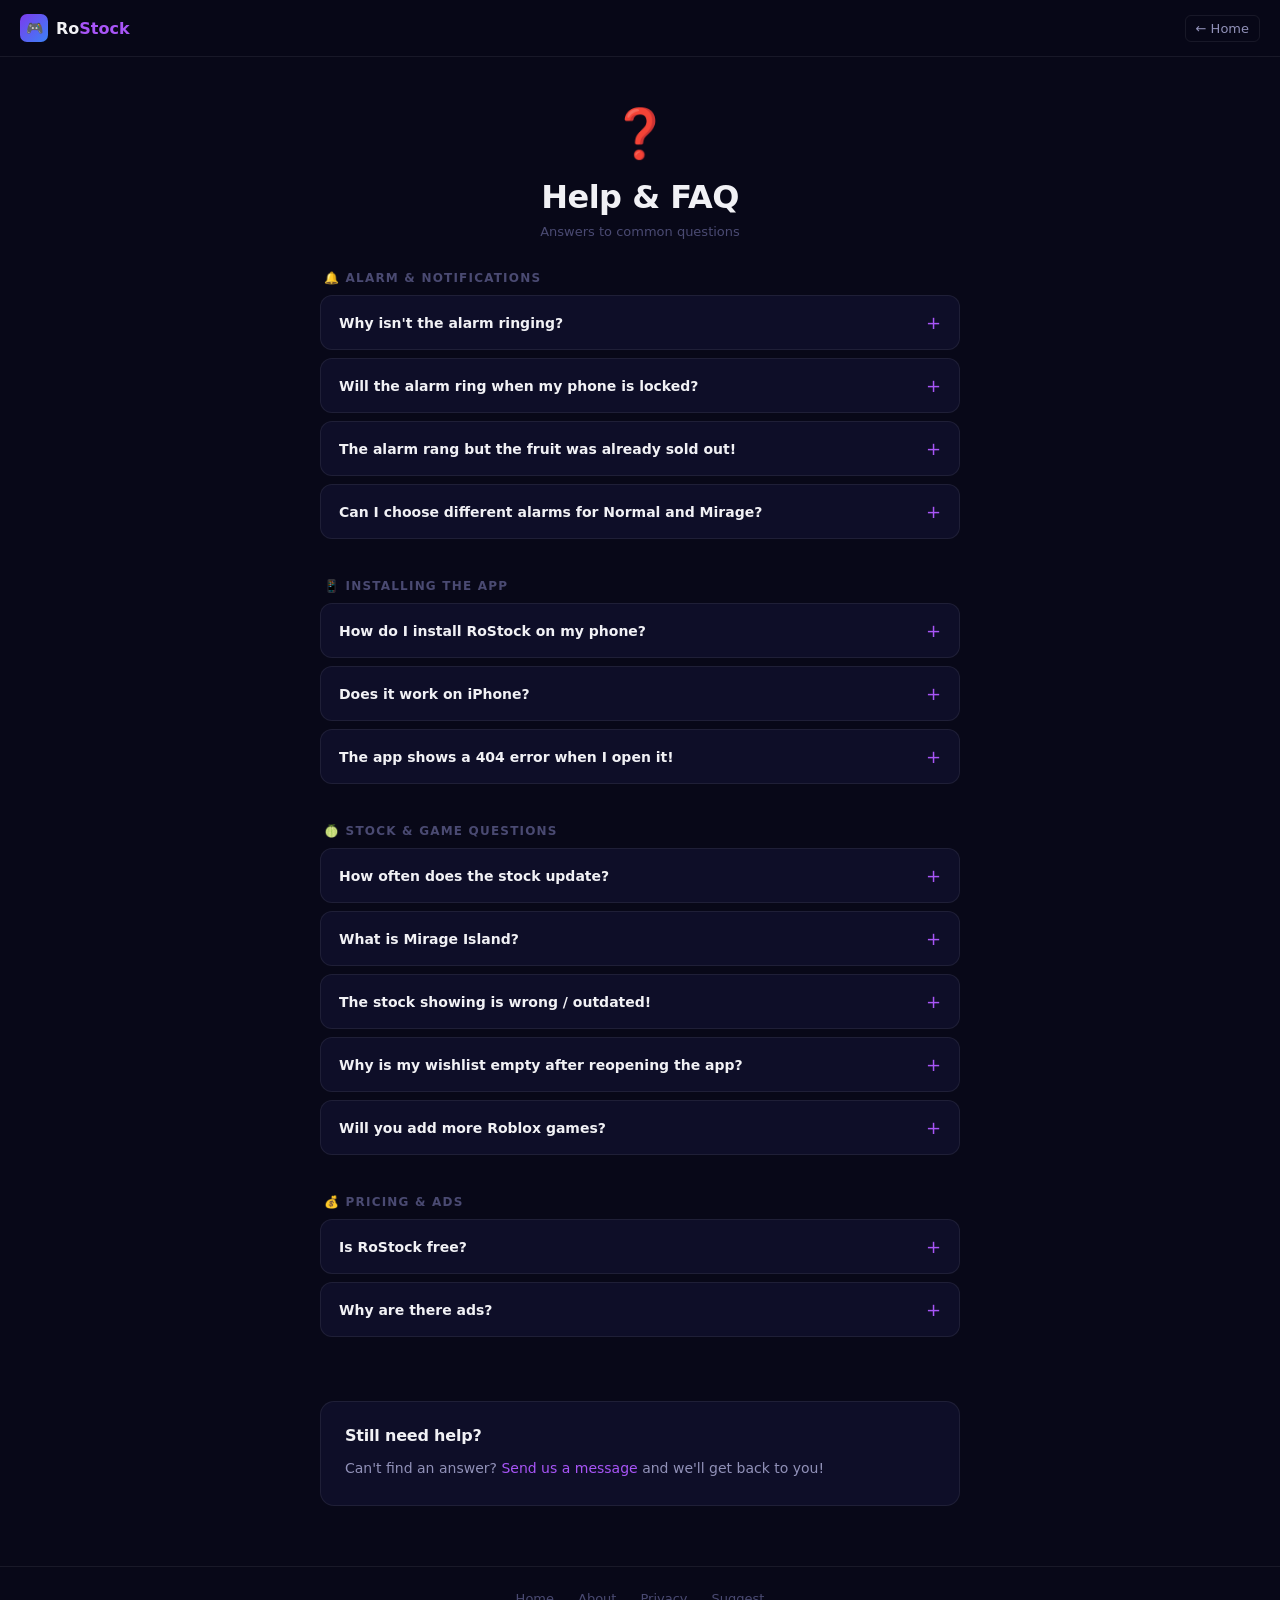
<file: help.html>
<!DOCTYPE html>
<html lang="en">
<head>
  <meta charset="UTF-8" />
  <meta name="viewport" content="width=device-width, initial-scale=1.0" />
  <meta name="theme-color" content="#080818" />
  <title>Help & FAQ — RoStock</title>
  <link rel="icon" href="icon.svg" type="image/svg+xml" />
  <link rel="stylesheet" href="pages.css" />
</head>
<body>
  <nav class="nav">
    <a href="index.html" class="nav-logo">
      <div class="nav-logo-icon">🎮</div>
      <span class="nav-logo-text">Ro<span>Stock</span></span>
    </a>
    <a href="index.html" class="nav-back">← Home</a>
  </nav>
  <div class="page-wrap">
    <div class="page-header">
      <div class="page-icon">❓</div>
      <h1>Help & FAQ</h1>
      <p class="page-date">Answers to common questions</p>
    </div>
    <div class="page-content">

      <div class="faq-group">
        <div class="faq-group-title">🔔 Alarm & Notifications</div>

        <div class="faq-item">
          <div class="faq-q">Why isn't the alarm ringing?</div>
          <div class="faq-a">Make sure you have added fruits to your wishlist by tapping them. Also check that your phone volume is turned up. The alarm only triggers when a wishlist fruit appears in the stock you selected (Normal, Mirage, or Both).</div>
        </div>

        <div class="faq-item">
          <div class="faq-q">Will the alarm ring when my phone is locked?</div>
          <div class="faq-a">Only if you enable Push Notifications in the Alarm Settings section. On Android Chrome, tap "Enable Push Notifications" and allow the permission. On iPhone, push notifications are not fully supported on web apps — we recommend keeping the app open on screen.</div>
        </div>

        <div class="faq-item">
          <div class="faq-q">The alarm rang but the fruit was already sold out!</div>
          <div class="faq-a">Stock updates can take up to 5 minutes to reach our app after the in-game reset. Rare fruits like Kitsune and Dragon sell out very fast. We recommend being ready before the reset timer hits zero.</div>
        </div>

        <div class="faq-item">
          <div class="faq-q">Can I choose different alarms for Normal and Mirage?</div>
          <div class="faq-a">Not yet — but this is on our roadmap! For now you can set whether to alert on Normal only, Mirage only, or Both using the alarm mode buttons.</div>
        </div>
      </div>

      <div class="faq-group">
        <div class="faq-group-title">📱 Installing the App</div>

        <div class="faq-item">
          <div class="faq-q">How do I install RoStock on my phone?</div>
          <div class="faq-a">Open RoStock in Chrome on Android. Tap the 3-dot menu (top right) → "Add to Home Screen" → Install. The app icon appears on your home screen and opens like a real app — no Play Store needed!</div>
        </div>

        <div class="faq-item">
          <div class="faq-q">Does it work on iPhone?</div>
          <div class="faq-a">Yes! Open RoStock in Safari on iPhone → tap the Share button → "Add to Home Screen". Note: push notifications don't work on iPhone web apps, so keep the app open on screen for alarms to work.</div>
        </div>

        <div class="faq-item">
          <div class="faq-q">The app shows a 404 error when I open it!</div>
          <div class="faq-a">Uninstall the app from your home screen, clear Chrome's site data for our site, then visit the site fresh and reinstall. This usually fixes it.</div>
        </div>
      </div>

      <div class="faq-group">
        <div class="faq-group-title">🍈 Stock & Game Questions</div>

        <div class="faq-item">
          <div class="faq-q">How often does the stock update?</div>
          <div class="faq-a">Normal Stock resets every 4 hours. Mirage Stock resets every 2 hours. RoStock checks for updates every few minutes and shows you the latest stock automatically.</div>
        </div>

        <div class="faq-item">
          <div class="faq-q">What is Mirage Island?</div>
          <div class="faq-a">Mirage Island is a special location in Blox Fruits Third Sea that spawns randomly. It has its own stock that resets every 2 hours and often contains rare fruits not available in the Normal dealer.</div>
        </div>

        <div class="faq-item">
          <div class="faq-q">The stock showing is wrong / outdated!</div>
          <div class="faq-a">Pull down to refresh or tap the Refresh button. If it's still wrong, our data source may be temporarily delayed. Stock data can sometimes lag by up to 15 minutes after a real in-game reset.</div>
        </div>

        <div class="faq-item">
          <div class="faq-q">Why is my wishlist empty after reopening the app?</div>
          <div class="faq-a">Your wishlist is saved on your device. If you cleared your browser data or switched browsers, your wishlist resets. We recommend enabling push notifications so your wishlist syncs with our server.</div>
        </div>

        <div class="faq-item">
          <div class="faq-q">Will you add more Roblox games?</div>
          <div class="faq-a">Yes! Grow a Garden is coming soon. We plan to add more games over time. Have a suggestion? Use our <a href="suggest.html">suggestion form</a>!</div>
        </div>
      </div>

      <div class="faq-group">
        <div class="faq-group-title">💰 Pricing & Ads</div>

        <div class="faq-item">
          <div class="faq-q">Is RoStock free?</div>
          <div class="faq-a">Yes, completely free. RoStock is supported by ads. We never charge for any features.</div>
        </div>

        <div class="faq-item">
          <div class="faq-q">Why are there ads?</div>
          <div class="faq-a">Ads help us cover server costs and keep RoStock free for everyone. We keep ads minimal and non-intrusive.</div>
        </div>
      </div>

      <div class="section-block" style="margin-top:24px">
        <h2>Still need help?</h2>
        <p>Can't find an answer? <a href="suggest.html">Send us a message</a> and we'll get back to you!</p>
      </div>

    </div>
  </div>
  <footer class="page-footer">
    <a href="index.html">Home</a>
    <a href="about.html">About</a>
    <a href="privacy.html">Privacy</a>
    <a href="suggest.html">Suggest</a>
  </footer>
  <script>
    document.querySelectorAll('.faq-q').forEach(q => {
      q.addEventListener('click', () => {
        const item = q.parentElement;
        const wasOpen = item.classList.contains('open');
        document.querySelectorAll('.faq-item').forEach(i => i.classList.remove('open'));
        if (!wasOpen) item.classList.add('open');
      });
    });
  </script>
</body>
</html>
</file>
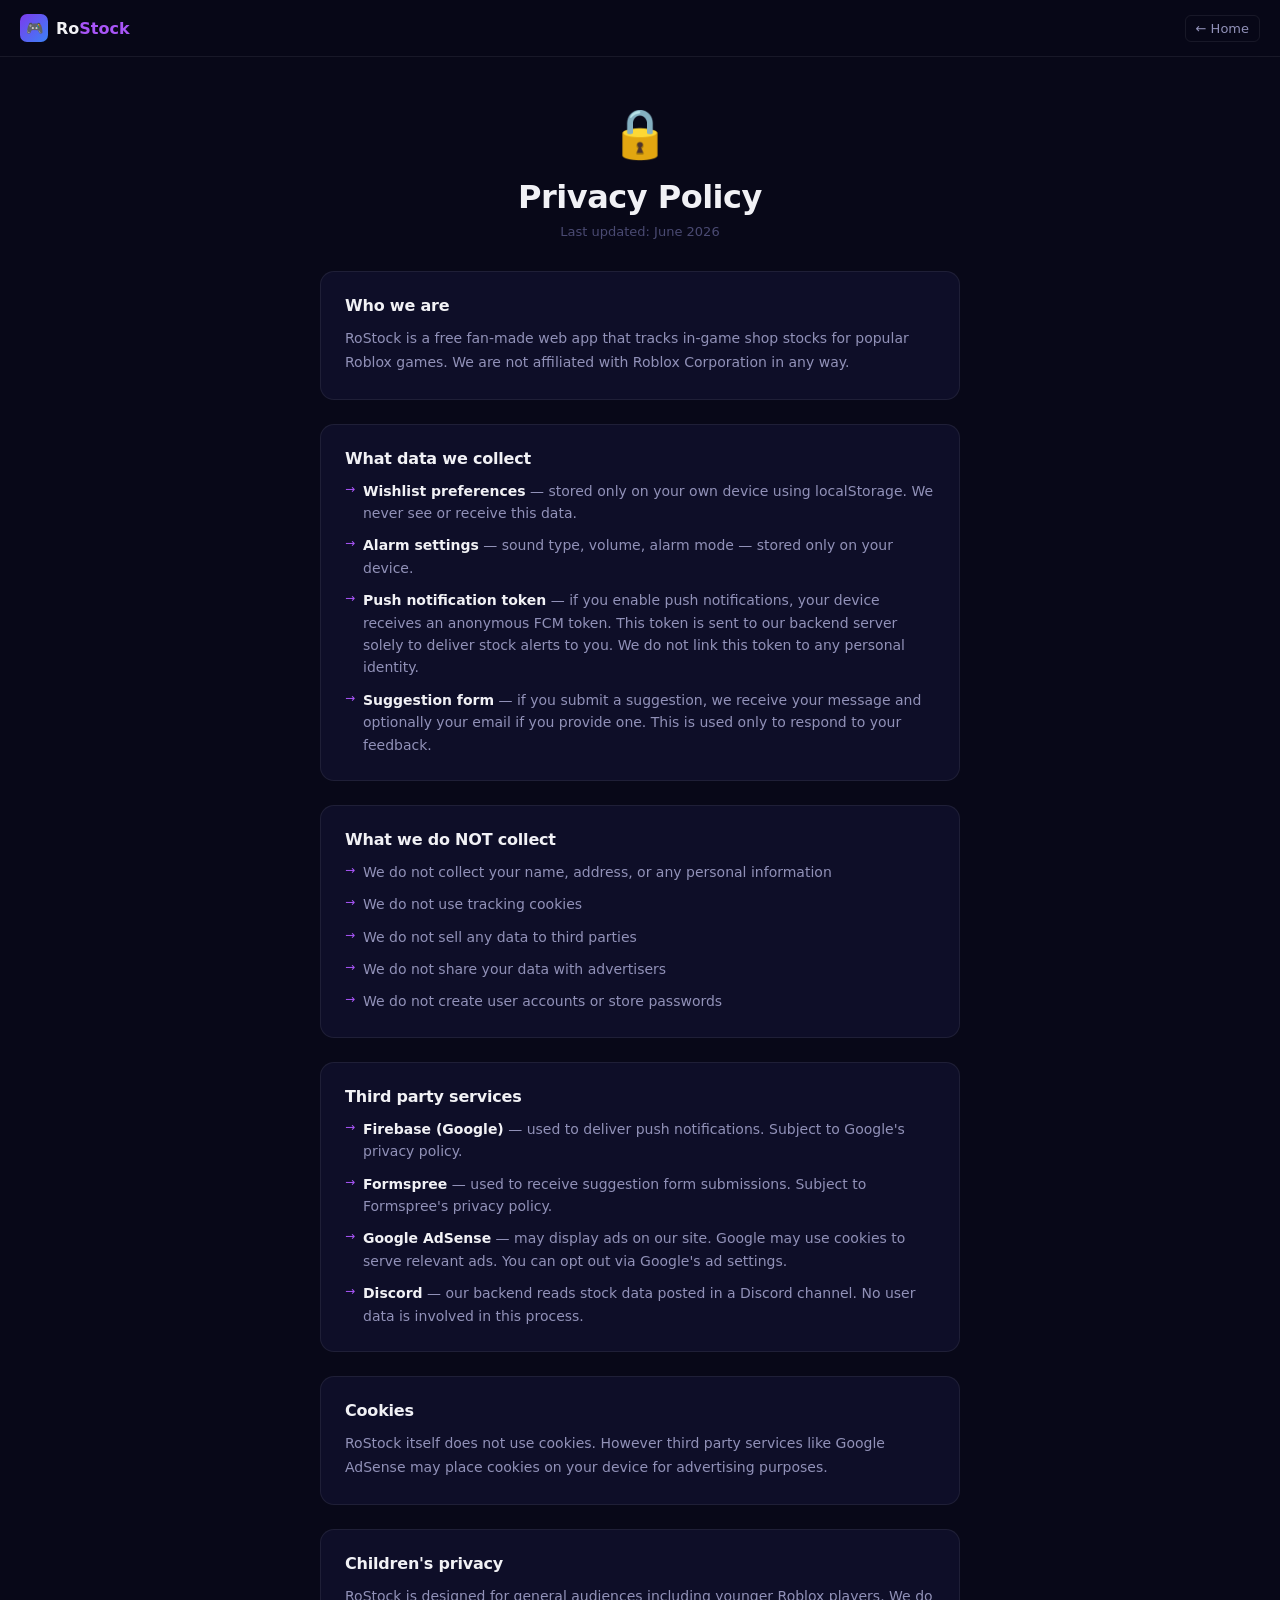
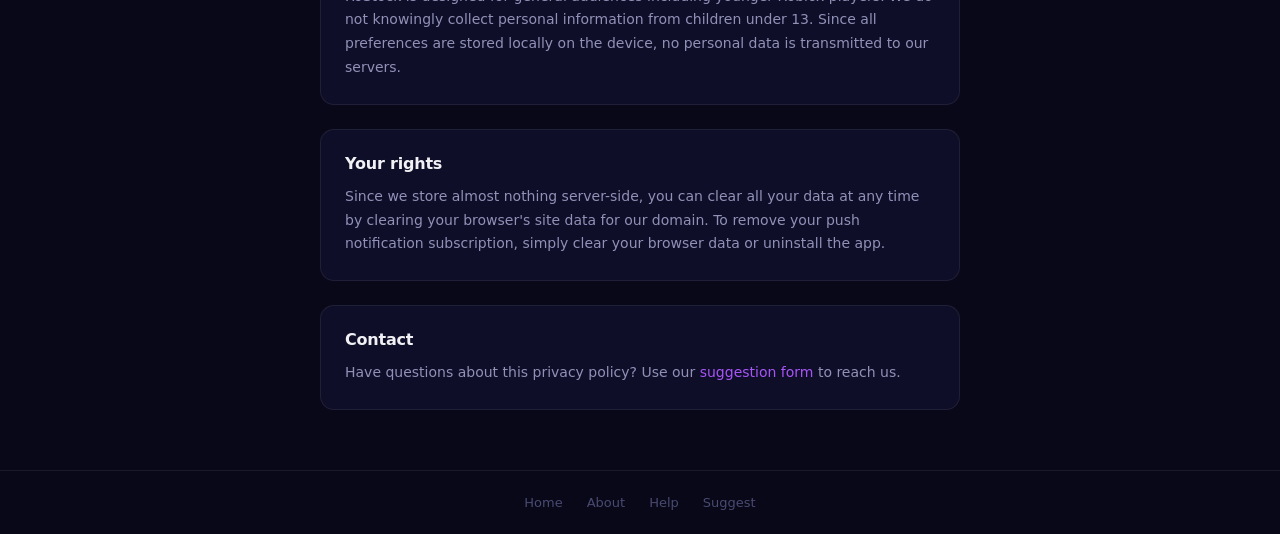
<file: privacy.html>
<!DOCTYPE html>
<html lang="en">
<head>
  <meta charset="UTF-8" />
  <meta name="viewport" content="width=device-width, initial-scale=1.0" />
  <meta name="theme-color" content="#080818" />
  <title>Privacy Policy — RoStock</title>
  <link rel="icon" href="icon.svg" type="image/svg+xml" />
  <link rel="stylesheet" href="pages.css" />
</head>
<body>
  <nav class="nav">
    <a href="index.html" class="nav-logo">
      <div class="nav-logo-icon">🎮</div>
      <span class="nav-logo-text">Ro<span>Stock</span></span>
    </a>
    <a href="index.html" class="nav-back">← Home</a>
  </nav>
  <div class="page-wrap">
    <div class="page-header">
      <div class="page-icon">🔒</div>
      <h1>Privacy Policy</h1>
      <p class="page-date">Last updated: June 2026</p>
    </div>
    <div class="page-content">

      <div class="section-block">
        <h2>Who we are</h2>
        <p>RoStock is a free fan-made web app that tracks in-game shop stocks for popular Roblox games. We are not affiliated with Roblox Corporation in any way.</p>
      </div>

      <div class="section-block">
        <h2>What data we collect</h2>
        <ul>
          <li><strong>Wishlist preferences</strong> — stored only on your own device using localStorage. We never see or receive this data.</li>
          <li><strong>Alarm settings</strong> — sound type, volume, alarm mode — stored only on your device.</li>
          <li><strong>Push notification token</strong> — if you enable push notifications, your device receives an anonymous FCM token. This token is sent to our backend server solely to deliver stock alerts to you. We do not link this token to any personal identity.</li>
          <li><strong>Suggestion form</strong> — if you submit a suggestion, we receive your message and optionally your email if you provide one. This is used only to respond to your feedback.</li>
        </ul>
      </div>

      <div class="section-block">
        <h2>What we do NOT collect</h2>
        <ul>
          <li>We do not collect your name, address, or any personal information</li>
          <li>We do not use tracking cookies</li>
          <li>We do not sell any data to third parties</li>
          <li>We do not share your data with advertisers</li>
          <li>We do not create user accounts or store passwords</li>
        </ul>
      </div>

      <div class="section-block">
        <h2>Third party services</h2>
        <ul>
          <li><strong>Firebase (Google)</strong> — used to deliver push notifications. Subject to Google's privacy policy.</li>
          <li><strong>Formspree</strong> — used to receive suggestion form submissions. Subject to Formspree's privacy policy.</li>
          <li><strong>Google AdSense</strong> — may display ads on our site. Google may use cookies to serve relevant ads. You can opt out via Google's ad settings.</li>
          <li><strong>Discord</strong> — our backend reads stock data posted in a Discord channel. No user data is involved in this process.</li>
        </ul>
      </div>

      <div class="section-block">
        <h2>Cookies</h2>
        <p>RoStock itself does not use cookies. However third party services like Google AdSense may place cookies on your device for advertising purposes.</p>
      </div>

      <div class="section-block">
        <h2>Children's privacy</h2>
        <p>RoStock is designed for general audiences including younger Roblox players. We do not knowingly collect personal information from children under 13. Since all preferences are stored locally on the device, no personal data is transmitted to our servers.</p>
      </div>

      <div class="section-block">
        <h2>Your rights</h2>
        <p>Since we store almost nothing server-side, you can clear all your data at any time by clearing your browser's site data for our domain. To remove your push notification subscription, simply clear your browser data or uninstall the app.</p>
      </div>

      <div class="section-block">
        <h2>Contact</h2>
        <p>Have questions about this privacy policy? Use our <a href="suggest.html">suggestion form</a> to reach us.</p>
      </div>

    </div>
  </div>
  <footer class="page-footer">
    <a href="index.html">Home</a>
    <a href="about.html">About</a>
    <a href="help.html">Help</a>
    <a href="suggest.html">Suggest</a>
  </footer>
</body>
</html>
</file>
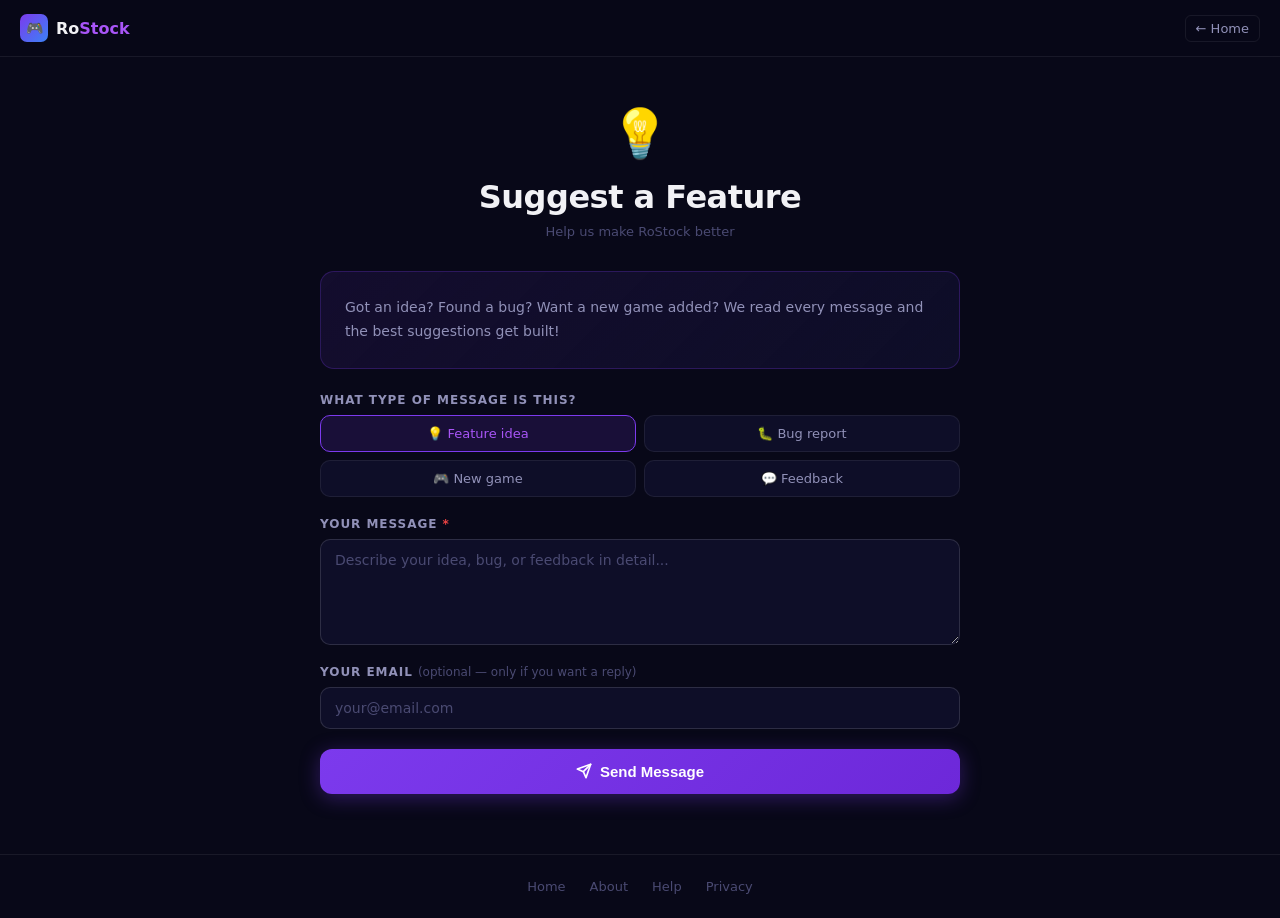
<file: suggest.html>
<!DOCTYPE html>
<html lang="en">
<head>
  <meta charset="UTF-8" />
  <meta name="viewport" content="width=device-width, initial-scale=1.0" />
  <meta name="theme-color" content="#080818" />
  <title>Suggest a Feature — RoStock</title>
  <link rel="icon" href="icon.svg" type="image/svg+xml" />
  <link rel="stylesheet" href="pages.css" />
</head>
<body>
  <nav class="nav">
    <a href="index.html" class="nav-logo">
      <div class="nav-logo-icon">🎮</div>
      <span class="nav-logo-text">Ro<span>Stock</span></span>
    </a>
    <a href="index.html" class="nav-back">← Home</a>
  </nav>
  <div class="page-wrap">
    <div class="page-header">
      <div class="page-icon">💡</div>
      <h1>Suggest a Feature</h1>
      <p class="page-date">Help us make RoStock better</p>
    </div>
    <div class="page-content">

      <div class="section-block highlight">
        <p class="big-text">Got an idea? Found a bug? Want a new game added? We read every message and the best suggestions get built!</p>
      </div>

      <!-- Formspree form — replace YOUR_FORM_ID with your actual Formspree form ID -->
      <form class="suggest-form" action="https://formspree.io/f/mbdennbl" method="POST" id="suggestForm">

        <div class="form-group">
          <label class="form-label">What type of message is this?</label>
          <div class="type-btns">
            <label class="type-btn">
              <input type="radio" name="type" value="Feature idea" checked />
              <span>💡 Feature idea</span>
            </label>
            <label class="type-btn">
              <input type="radio" name="type" value="Bug report" />
              <span>🐛 Bug report</span>
            </label>
            <label class="type-btn">
              <input type="radio" name="type" value="New game request" />
              <span>🎮 New game</span>
            </label>
            <label class="type-btn">
              <input type="radio" name="type" value="General feedback" />
              <span>💬 Feedback</span>
            </label>
          </div>
        </div>

        <div class="form-group">
          <label class="form-label" for="message">Your message <span class="required">*</span></label>
          <textarea
            class="form-input"
            id="message"
            name="message"
            rows="5"
            placeholder="Describe your idea, bug, or feedback in detail..."
            required
          ></textarea>
        </div>

        <div class="form-group">
          <label class="form-label" for="email">Your email <span class="optional">(optional — only if you want a reply)</span></label>
          <input
            type="email"
            class="form-input"
            id="email"
            name="email"
            placeholder="your@email.com"
          />
        </div>

        <button type="submit" class="submit-btn" id="submitBtn">
          <svg width="16" height="16" viewBox="0 0 24 24" fill="none" stroke="currentColor" stroke-width="2.5" stroke-linecap="round" stroke-linejoin="round"><line x1="22" y1="2" x2="11" y2="13"/><polygon points="22 2 15 22 11 13 2 9 22 2"/></svg>
          Send Message
        </button>

        <div class="form-success" id="formSuccess" style="display:none">
          <div class="success-icon">✅</div>
          <div class="success-title">Message sent!</div>
          <div class="success-desc">Thanks for your feedback! We read every message and the best ideas get built.</div>
          <a href="index.html" class="success-home">← Back to RoStock</a>
        </div>

      </form>

    </div>
  </div>
  <footer class="page-footer">
    <a href="index.html">Home</a>
    <a href="about.html">About</a>
    <a href="help.html">Help</a>
    <a href="privacy.html">Privacy</a>
  </footer>

  <script>
    document.getElementById("suggestForm").addEventListener("submit", async function(e) {
      e.preventDefault();
      const btn = document.getElementById("submitBtn");
      btn.textContent = "Sending...";
      btn.disabled = true;

      try {
        const resp = await fetch(this.action, {
          method: "POST",
          body: new FormData(this),
          headers: { "Accept": "application/json" },
        });

        if (resp.ok) {
          document.getElementById("suggestForm").style.display = "none";
          document.getElementById("formSuccess").style.display = "flex";
        } else {
          throw new Error("Failed");
        }
      } catch(e) {
        btn.textContent = "Send Message";
        btn.disabled = false;
        alert("Something went wrong. Please try again!");
      }
    });
  </script>
</body>
</html>
</file>
<file: pages.css>
/* ================================================================
   RoStock — pages.css
   Shared styles for About, Privacy, Help, Suggest pages
   ================================================================ */

*, *::before, *::after { box-sizing: border-box; margin: 0; padding: 0; }

:root {
  --bg:       #080818;
  --bg2:      #0e0e28;
  --bg3:      #13133a;
  --border:   rgba(255,255,255,0.07);
  --border2:  rgba(255,255,255,0.13);
  --accent:   #7c3aed;
  --accent2:  #a855f7;
  --accent-dim: rgba(124,58,237,0.15);
  --green:    #22c55e;
  --text1:    #f1f1f5;
  --text2:    #9191b8;
  --text3:    #4a4a72;
  --font: 'Segoe UI', system-ui, -apple-system, sans-serif;
}

body {
  font-family: var(--font);
  background: var(--bg);
  color: var(--text1);
  min-height: 100vh;
  -webkit-font-smoothing: antialiased;
}

a { color: var(--accent2); text-decoration: none; }
a:hover { text-decoration: underline; }

/* ── NAV ── */
.nav {
  display: flex; align-items: center; justify-content: space-between;
  padding: 14px 20px;
  background: rgba(8,8,24,0.85);
  border-bottom: 1px solid var(--border);
  position: sticky; top: 0; z-index: 50;
  backdrop-filter: blur(12px);
}
.nav-logo {
  display: flex; align-items: center; gap: 8px; text-decoration: none;
}
.nav-logo-icon {
  width: 28px; height: 28px;
  background: linear-gradient(135deg, var(--accent), #3b82f6);
  border-radius: 7px; display: flex; align-items: center; justify-content: center; font-size: 14px;
}
.nav-logo-text { font-size: 16px; font-weight: 700; color: var(--text1); }
.nav-logo-text span { color: var(--accent2); }
.nav-back {
  font-size: 13px; color: var(--text2); text-decoration: none;
  padding: 5px 10px; border: 1px solid var(--border);
  border-radius: 6px; transition: color 0.15s, border-color 0.15s;
}
.nav-back:hover { color: var(--text1); border-color: var(--accent2); text-decoration: none; }

/* ── PAGE WRAP ── */
.page-wrap { max-width: 680px; margin: 0 auto; padding: 0 20px 60px; }

/* ── PAGE HEADER ── */
.page-header { text-align: center; padding: 48px 0 32px; }
.page-icon { font-size: 48px; margin-bottom: 16px; }
.page-header h1 {
  font-size: 32px; font-weight: 800; letter-spacing: -0.5px;
  color: var(--text1); margin-bottom: 8px;
}
.page-date { font-size: 13px; color: var(--text3); }

/* ── CONTENT BLOCKS ── */
.page-content { display: flex; flex-direction: column; gap: 24px; }

.section-block {
  background: var(--bg2); border: 1px solid var(--border);
  border-radius: 14px; padding: 24px;
}
.section-block.highlight {
  background: linear-gradient(135deg, rgba(124,58,237,0.1), var(--bg2));
  border-color: rgba(124,58,237,0.25);
}
.section-block h2 {
  font-size: 16px; font-weight: 700; color: var(--text1);
  margin-bottom: 12px; letter-spacing: -0.2px;
}
.section-block p {
  font-size: 14px; color: var(--text2); line-height: 1.7;
}
.section-block ul {
  list-style: none; display: flex; flex-direction: column; gap: 10px;
}
.section-block ul li {
  font-size: 14px; color: var(--text2); line-height: 1.6;
  padding-left: 18px; position: relative;
}
.section-block ul li::before {
  content: "→"; position: absolute; left: 0; color: var(--accent2); font-size: 12px;
}
.section-block ul li strong { color: var(--text1); }

.big-text {
  font-size: 16px; color: var(--text1); line-height: 1.7; font-weight: 500;
}

/* ── ABOUT PAGE ── */
.game-list { display: flex; flex-direction: column; gap: 10px; }
.game-list-item {
  display: flex; align-items: center; gap: 14px;
  background: var(--bg3); border: 1px solid var(--border);
  border-radius: 10px; padding: 14px;
}
.game-list-item.live { border-color: rgba(124,58,237,0.3); }
.game-list-icon { font-size: 24px; flex-shrink: 0; }
.game-list-name { font-size: 15px; font-weight: 600; color: var(--text1); }
.game-list-desc { font-size: 12px; color: var(--text3); margin-top: 2px; }
.game-list-badge {
  font-size: 10px; font-weight: 700; padding: 3px 8px;
  border-radius: 6px; letter-spacing: 0.05em; margin-left: auto; flex-shrink: 0;
}
.game-list-badge.live { background: rgba(124,58,237,0.2); color: var(--accent2); border: 1px solid rgba(124,58,237,0.4); }
.game-list-badge.soon { background: rgba(255,255,255,0.05); color: var(--text3); border: 1px solid var(--border); }

.steps { display: flex; flex-direction: column; gap: 16px; }
.step-item { display: flex; align-items: flex-start; gap: 14px; }
.step-num {
  width: 28px; height: 28px; border-radius: 50%; flex-shrink: 0;
  background: var(--accent-dim); border: 1px solid rgba(124,58,237,0.4);
  color: var(--accent2); font-size: 13px; font-weight: 700;
  display: flex; align-items: center; justify-content: center;
}
.step-title { font-size: 14px; font-weight: 600; color: var(--text1); margin-bottom: 4px; }
.step-desc { font-size: 13px; color: var(--text2); line-height: 1.5; }

/* ── FAQ PAGE ── */
.faq-group { margin-bottom: 8px; }
.faq-group-title {
  font-size: 12px; font-weight: 700; color: var(--text3);
  text-transform: uppercase; letter-spacing: 0.1em;
  margin-bottom: 10px; padding: 0 4px;
}
.faq-item {
  background: var(--bg2); border: 1px solid var(--border);
  border-radius: 12px; margin-bottom: 8px; overflow: hidden;
}
.faq-q {
  font-size: 14px; font-weight: 600; color: var(--text1);
  padding: 16px 18px; cursor: pointer;
  display: flex; justify-content: space-between; align-items: center;
  user-select: none;
}
.faq-q::after { content: "+"; font-size: 18px; color: var(--accent2); font-weight: 300; }
.faq-item.open .faq-q::after { content: "−"; }
.faq-a {
  font-size: 13px; color: var(--text2); line-height: 1.7;
  padding: 0 18px 16px; display: none;
}
.faq-item.open .faq-a { display: block; }

/* ── SUGGEST FORM ── */
.suggest-form { display: flex; flex-direction: column; gap: 20px; }
.form-group { display: flex; flex-direction: column; gap: 8px; }
.form-label { font-size: 12px; font-weight: 600; color: var(--text2); text-transform: uppercase; letter-spacing: 0.08em; }
.required { color: #ef4444; }
.optional { color: var(--text3); font-weight: 400; text-transform: none; letter-spacing: 0; }

.type-btns { display: grid; grid-template-columns: 1fr 1fr; gap: 8px; }
.type-btn {
  display: flex; align-items: center; justify-content: center;
  padding: 10px 12px; background: var(--bg2); border: 1px solid var(--border);
  border-radius: 10px; cursor: pointer; font-size: 13px; color: var(--text2);
  transition: border-color 0.15s, color 0.15s, background 0.15s;
  user-select: none;
}
.type-btn input { display: none; }
.type-btn:has(input:checked) {
  border-color: var(--accent); color: var(--accent2); background: var(--accent-dim);
}
.type-btn span { font-weight: 500; }

.form-input {
  background: var(--bg2); border: 1px solid var(--border2);
  border-radius: 10px; padding: 12px 14px;
  color: var(--text1); font-size: 14px; font-family: var(--font);
  outline: none; resize: vertical; transition: border-color 0.15s;
  width: 100%;
}
.form-input:focus { border-color: var(--accent); }
.form-input::placeholder { color: var(--text3); }

.submit-btn {
  display: flex; align-items: center; justify-content: center; gap: 8px;
  padding: 14px; background: linear-gradient(135deg, var(--accent), #6d28d9);
  color: white; border: none; border-radius: 12px;
  font-size: 15px; font-weight: 700; cursor: pointer;
  box-shadow: 0 4px 20px rgba(124,58,237,0.35);
  transition: opacity 0.15s, transform 0.1s;
}
.submit-btn:hover { opacity: 0.9; }
.submit-btn:active { transform: scale(0.98); }
.submit-btn:disabled { opacity: 0.6; cursor: not-allowed; }

.form-success {
  flex-direction: column; align-items: center; text-align: center;
  gap: 12px; padding: 40px 20px;
  background: var(--bg2); border: 1px solid rgba(34,197,94,0.3);
  border-radius: 14px;
}
.success-icon { font-size: 48px; }
.success-title { font-size: 20px; font-weight: 700; color: var(--green); }
.success-desc { font-size: 14px; color: var(--text2); line-height: 1.6; }
.success-home {
  margin-top: 8px; font-size: 13px; color: var(--accent2);
  text-decoration: none; padding: 8px 20px;
  border: 1px solid rgba(124,58,237,0.4); border-radius: 8px;
}

/* ── FOOTER ── */
.page-footer {
  display: flex; align-items: center; justify-content: center; gap: 24px;
  padding: 24px; border-top: 1px solid var(--border);
  flex-wrap: wrap;
}
.page-footer a { font-size: 13px; color: var(--text3); text-decoration: none; transition: color 0.15s; }
.page-footer a:hover { color: var(--accent2); }
</file>
<file: style.css>
/* ================================================================
   RoStock — style.css
   Modern dark glassmorphism gaming UI
   ================================================================ */

*, *::before, *::after { box-sizing: border-box; margin: 0; padding: 0; }

:root {
  --bg:          #080818;
  --bg-card:     #0e0e28;
  --bg-card2:    #13133a;
  --bg-card3:    #1a1a45;
  --border:      rgba(255,255,255,0.07);
  --border2:     rgba(255,255,255,0.13);
  --accent:      #7c3aed;
  --accent2:     #a855f7;
  --accent-dim:  rgba(124,58,237,0.15);
  --accent-glow: rgba(168,85,247,0.35);
  --green:       #22c55e;
  --green-dim:   rgba(34,197,94,0.12);
  --red:         #ef4444;
  --red-dim:     rgba(239,68,68,0.12);
  --blue:        #3b82f6;
  --text-1:      #f1f1f5;
  --text-2:      #9191b8;
  --text-3:      #4a4a72;
  --mythical:    #c084fc;
  --legendary:   #facc15;
  --rare:        #60a5fa;
  --uncommon:    #86efac;
  --common:      #9191b8;
  --radius-sm:   6px;
  --radius-md:   12px;
  --radius-lg:   16px;
  --font: 'Segoe UI', system-ui, -apple-system, sans-serif;
}

html { scroll-behavior: smooth; }
body {
  font-family: var(--font);
  background: var(--bg);
  color: var(--text-1);
  min-height: 100dvh;
  max-width: 480px;
  margin: 0 auto;
  padding-bottom: 40px;
  -webkit-font-smoothing: antialiased;
}

/* ── HEADER ── */
.app-header {
  display: flex;
  align-items: center;
  gap: 12px;
  padding: 14px 18px;
  background: rgba(8,8,24,0.85);
  border-bottom: 1px solid var(--border);
  position: sticky;
  top: 0;
  z-index: 50;
  backdrop-filter: blur(16px);
  box-shadow: 0 4px 24px rgba(0,0,0,0.4);
}
.back-btn {
  display: flex;
  align-items: center;
  justify-content: center;
  width: 32px;
  height: 32px;
  border-radius: 8px;
  background: var(--bg-card2);
  border: 1px solid var(--border);
  color: var(--text-2);
  text-decoration: none;
  flex-shrink: 0;
  transition: border-color 0.15s, color 0.15s;
}
.back-btn:hover { border-color: var(--accent2); color: var(--accent2); }
.app-logo { display: flex; align-items: center; gap: 10px; flex: 1; }
.logo-icon { font-size: 24px; }
.app-name { display: block; font-size: 16px; font-weight: 700; color: var(--text-1); letter-spacing: -0.3px; }
.app-sub { display: block; font-size: 10px; color: var(--text-3); margin-top: 1px; }
.live-badge {
  display: flex; align-items: center; gap: 5px;
  background: rgba(34,197,94,0.1);
  border: 1px solid rgba(34,197,94,0.3);
  border-radius: 20px; padding: 4px 10px;
  font-size: 11px; font-weight: 700; color: var(--green); letter-spacing: 0.05em;
}
.live-dot {
  width: 6px; height: 6px; background: var(--green);
  border-radius: 50%; animation: livePulse 2s ease-in-out infinite;
  box-shadow: 0 0 6px rgba(34,197,94,0.8);
}
@keyframes livePulse { 0%,100%{opacity:1;transform:scale(1)} 50%{opacity:0.4;transform:scale(0.8)} }

/* ── TIMER ROW ── */
.timer-row {
  display: flex; align-items: stretch;
  background: var(--bg-card);
  border-bottom: 1px solid var(--border);
}
.timer-box { flex:1; padding: 14px 18px; display: flex; flex-direction: column; gap: 3px; }
.timer-divider { width:1px; background: var(--border); margin: 10px 0; }
.timer-label { font-size: 10px; color: var(--text-3); text-transform: uppercase; letter-spacing: 0.08em; }
.timer-value {
  font-size: 22px; font-weight: 700; color: var(--accent2);
  font-variant-numeric: tabular-nums; letter-spacing: -0.5px;
  text-shadow: 0 0 20px rgba(168,85,247,0.5);
}

/* ── SECTIONS ── */
.section { padding: 20px 18px; }
.section-header { display: flex; align-items: center; justify-content: space-between; margin-bottom: 14px; }
.section-title { font-size: 11px; font-weight: 700; color: var(--text-3); text-transform: uppercase; letter-spacing: 0.1em; }
.section-sub { font-size: 11px; color: var(--text-3); }
.section-divider { height: 1px; background: var(--border); margin: 0 18px; }

/* ── REFRESH BTN ── */
.refresh-btn {
  display: flex; align-items: center; gap: 5px;
  background: var(--bg-card2); border: 1px solid var(--border2);
  border-radius: var(--radius-sm); color: var(--text-2);
  font-size: 12px; padding: 5px 10px; cursor: pointer;
  transition: color 0.15s, border-color 0.15s;
}
.refresh-btn:hover { color: var(--text-1); border-color: var(--accent2); }
.refresh-btn.spinning svg { animation: spin 0.7s linear infinite; }
@keyframes spin { to { transform: rotate(360deg); } }

/* ── STOCK TABS ── */
.stock-tabs { display: flex; gap: 6px; margin-bottom: 14px; }
.stock-tab {
  flex:1; display: flex; align-items: center; justify-content: center; gap: 7px;
  padding: 9px 12px;
  background: var(--bg-card2); border: 1px solid var(--border);
  border-radius: var(--radius-md); color: var(--text-2);
  font-size: 13px; font-weight: 500; cursor: pointer;
  transition: border-color 0.15s, color 0.15s, background 0.15s;
}
.stock-tab.active { border-color: var(--accent); color: var(--accent2); background: var(--accent-dim); }
.tab-dot { width:7px; height:7px; border-radius:50%; flex-shrink:0; }
.normal-dot { background: #22c55e; }
.mirage-dot { background: var(--accent2); }

/* ── MIRAGE NOTICE ── */
.mirage-notice {
  display: flex; align-items: flex-start; gap: 7px;
  padding: 10px 12px; margin-bottom: 12px;
  background: rgba(168,85,247,0.08);
  border: 1px solid rgba(168,85,247,0.2);
  border-radius: var(--radius-md);
  font-size: 12px; color: var(--accent2); line-height: 1.5;
}

/* ── STOCK GRID ── */
.stock-grid { display: grid; grid-template-columns: 1fr 1fr; gap: 10px; }

.fruit-card {
  background: var(--bg-card);
  border: 1px solid var(--border);
  border-radius: var(--radius-md);
  padding: 12px;
  display: flex; flex-direction: column; gap: 8px;
  transition: border-color 0.2s, box-shadow 0.2s;
  position: relative; overflow: hidden;
}
.fruit-card::before {
  content: "";
  position: absolute; inset: 0;
  background: linear-gradient(135deg, rgba(255,255,255,0.02), transparent);
  pointer-events: none;
}
.fruit-card.in-stock {
  border-color: rgba(34,197,94,0.35);
  background: linear-gradient(135deg, rgba(34,197,94,0.05), var(--bg-card));
  box-shadow: 0 0 20px rgba(34,197,94,0.08);
}
.fruit-card.out-stock { opacity: 0.4; }

.fruit-card-top { display: flex; align-items: flex-start; justify-content: space-between; }
.stock-badge {
  font-size: 10px; font-weight: 700; padding: 3px 7px;
  border-radius: 4px; letter-spacing: 0.05em; flex-shrink: 0;
}
.stock-badge.in { background: rgba(34,197,94,0.15); color: var(--green); border: 1px solid rgba(34,197,94,0.3); }
.stock-badge.out { background: rgba(255,255,255,0.04); color: var(--text-3); border: 1px solid var(--border); }

.fruit-name-row { display: flex; align-items: center; justify-content: space-between; gap: 4px; }
.fruit-card-name { font-size: 13px; font-weight: 600; color: var(--text-1); white-space: nowrap; overflow: hidden; text-overflow: ellipsis; }

.rarity-pip { font-size: 10px; font-weight: 700; padding: 2px 6px; border-radius: 4px; white-space: nowrap; flex-shrink: 0; }
.rarity-pip.mythical  { background: rgba(192,132,252,0.15); color: var(--mythical); border: 1px solid rgba(192,132,252,0.3); }
.rarity-pip.legendary { background: rgba(250,204,21,0.12); color: var(--legendary); border: 1px solid rgba(250,204,21,0.3); }
.rarity-pip.rare      { background: rgba(96,165,250,0.12); color: var(--rare); border: 1px solid rgba(96,165,250,0.3); }
.rarity-pip.uncommon  { background: rgba(134,239,172,0.1); color: var(--uncommon); border: 1px solid rgba(134,239,172,0.3); }
.rarity-pip.common    { background: rgba(145,145,184,0.1); color: var(--common); border: 1px solid rgba(145,145,184,0.2); }

.fruit-prices { display: flex; align-items: center; gap: 6px; flex-wrap: wrap; }
.price-beli { font-size: 11px; color: var(--text-2); font-weight: 500; }
.price-robux { font-size: 10px; color: var(--text-3); background: var(--bg-card2); border: 1px solid var(--border); border-radius: 3px; padding: 1px 5px; }

.stock-note { margin-top: 12px; font-size: 11px; color: var(--text-3); text-align: center; font-style: italic; }

/* ── WISHLIST ── */
.wishlist-list { display: flex; flex-direction: column; gap: 6px; }
.wishlist-item {
  display: flex; align-items: center; gap: 12px;
  background: var(--bg-card); border: 1px solid var(--border);
  border-radius: var(--radius-md); padding: 10px 14px;
  cursor: pointer; transition: border-color 0.15s, background 0.15s;
  user-select: none;
}
.wishlist-item:hover { border-color: var(--border2); }
.wishlist-item.checked { border-color: var(--accent); background: var(--accent-dim); }
.wishlist-item.matched {
  border-color: var(--green); background: var(--green-dim);
  box-shadow: 0 0 0 2px rgba(34,197,94,0.2), 0 0 20px rgba(34,197,94,0.08);
  animation: matchPulse 1.5s ease-in-out infinite;
}
@keyframes matchPulse { 0%,100%{box-shadow:0 0 0 0 rgba(34,197,94,0)} 50%{box-shadow:0 0 0 4px rgba(34,197,94,0.15)} }

.wl-checkbox {
  width: 18px; height: 18px; border: 2px solid var(--border2);
  border-radius: 4px; display: flex; align-items: center; justify-content: center;
  flex-shrink: 0; transition: background 0.15s, border-color 0.15s;
}
.wishlist-item.checked .wl-checkbox { background: var(--accent); border-color: var(--accent); }
.wl-check-svg { display: none; }
.wishlist-item.checked .wl-check-svg { display: block; }
.wl-info { flex: 1; min-width: 0; }
.wl-name { font-size: 14px; font-weight: 600; color: var(--text-1); }
.wl-meta { font-size: 11px; color: var(--text-3); margin-top: 1px; }
.wl-alert-icon { font-size: 14px; }
.wl-stock-tag {
  display: inline-block; font-size: 9px; font-weight: 700;
  padding: 1px 5px; border-radius: 3px; letter-spacing: 0.04em;
  vertical-align: middle; margin-left: 4px;
}
.wl-stock-tag.normal { background: rgba(34,197,94,0.15); color: var(--green); border: 1px solid rgba(34,197,94,0.3); }
.wl-stock-tag.mirage { background: rgba(168,85,247,0.15); color: var(--accent2); border: 1px solid rgba(168,85,247,0.3); }

/* ── ALARM SETTINGS ── */
.setting-group { margin-bottom: 20px; }
.setting-label { display: block; font-size: 11px; color: var(--text-2); font-weight: 600; margin-bottom: 10px; text-transform: uppercase; letter-spacing: 0.08em; }

.mode-btns { display: flex; gap: 6px; flex-wrap: wrap; }
.mode-btn {
  flex:1; min-width: 90px; padding: 8px 10px;
  background: var(--bg-card); border: 1px solid var(--border);
  border-radius: var(--radius-md); color: var(--text-2);
  font-size: 12px; font-weight: 500; cursor: pointer;
  transition: border-color 0.15s, color 0.15s, background 0.15s; text-align: center;
}
.mode-btn:hover { border-color: var(--border2); }
.mode-btn.active { border-color: var(--accent); color: var(--accent2); background: var(--accent-dim); }

.sound-options { display: grid; grid-template-columns: 1fr 1fr; gap: 8px; }
.sound-btn {
  display: flex; flex-direction: column; align-items: center; gap: 6px;
  background: var(--bg-card); border: 1px solid var(--border);
  border-radius: var(--radius-md); padding: 12px 8px; cursor: pointer;
  transition: border-color 0.15s, background 0.15s;
}
.sound-btn:hover { border-color: var(--border2); }
.sound-btn.active { border-color: var(--accent); background: var(--accent-dim); }
.sound-icon { font-size: 22px; }
.sound-name { font-size: 11px; font-weight: 600; color: var(--text-2); }
.sound-btn.active .sound-name { color: var(--accent2); }

.volume-row { display: flex; align-items: center; gap: 10px; }
.vol-slider {
  flex:1; -webkit-appearance: none; appearance: none;
  height: 4px; background: var(--bg-card3); border-radius: 2px; outline: none; cursor: pointer;
}
.vol-slider::-webkit-slider-thumb {
  -webkit-appearance: none; width: 18px; height: 18px;
  border-radius: 50%; background: var(--accent2); cursor: pointer;
}
.vol-val { font-size: 12px; font-weight: 600; color: var(--accent2); min-width: 36px; text-align: right; }

.test-alarm-btn {
  width: 100%; display: flex; align-items: center; justify-content: center; gap: 8px;
  padding: 14px; background: linear-gradient(135deg, var(--accent), #6d28d9);
  color: white; border: none; border-radius: var(--radius-md);
  font-size: 15px; font-weight: 700; cursor: pointer;
  transition: opacity 0.15s, transform 0.1s;
  box-shadow: 0 4px 20px rgba(124,58,237,0.4);
  letter-spacing: 0.02em; position: relative; overflow: hidden;
}
.test-alarm-btn::before {
  content: ""; position: absolute; top:0; left:-100%; width:100%; height:100%;
  background: linear-gradient(90deg, transparent, rgba(255,255,255,0.1), transparent);
  transition: left 0.5s;
}
.test-alarm-btn:hover::before { left: 100%; }
.test-alarm-btn:hover { opacity: 0.9; }
.test-alarm-btn:active { transform: scale(0.98); }
.test-alarm-btn.ringing {
  background: linear-gradient(135deg, #ef4444, #dc2626) !important;
  box-shadow: 0 4px 20px rgba(239,68,68,0.4) !important;
  animation: ringShake 0.25s ease-in-out infinite alternate;
}
@keyframes ringShake { from{transform:translateX(-2px)} to{transform:translateX(2px)} }

/* ── PUSH NOTICE ── */
.push-notice {
  display: flex; align-items: flex-start; gap: 8px;
  margin-top: 14px; padding: 10px 12px;
  background: var(--bg-card); border: 1px solid var(--border);
  border-radius: var(--radius-md); font-size: 11px; color: var(--text-2); line-height: 1.6;
}
.push-notice svg { flex-shrink: 0; margin-top: 1px; color: var(--text-3); }

.push-btn {
  width: 100%; display: flex; align-items: center; justify-content: center; gap: 8px;
  padding: 13px; margin-top: 10px;
  background: transparent; color: var(--accent2);
  border: 1.5px solid var(--accent); border-radius: var(--radius-md);
  font-size: 14px; font-weight: 600; cursor: pointer;
  transition: background 0.15s, color 0.15s;
}
.push-btn:hover { background: var(--accent-dim); }
.push-btn.push-on { background: var(--green-dim); border-color: var(--green); color: var(--green); }
.push-btn:disabled { opacity: 0.6; cursor: not-allowed; }

/* ── FOOTER ── */
.app-footer { text-align: center; padding: 20px 18px; border-top: 1px solid var(--border); margin-top: 8px; }
.app-footer p { font-size: 11px; color: var(--text-3); line-height: 1.6; }

/* ── ALARM OVERLAY ── */
.alarm-overlay {
  position: fixed; inset: 0; z-index: 9999;
  display: flex; align-items: center; justify-content: center;
}
.alarm-overlay-bg {
  position: absolute; inset: 0;
  background: rgba(0,0,0,0.93);
  backdrop-filter: blur(12px);
  animation: alarmBgFlash 0.8s ease-in-out infinite alternate;
}
@keyframes alarmBgFlash {
  from { background: rgba(0,0,0,0.93); }
  to   { background: rgba(20,0,40,0.96); }
}
.alarm-overlay-content {
  position: relative; z-index: 1;
  display: flex; flex-direction: column; align-items: center; gap: 16px;
  padding: 40px 32px; text-align: center; max-width: 340px; width: 90%;
}
.alarm-icon-wrap {
  position: relative; width: 120px; height: 120px;
  display: flex; align-items: center; justify-content: center; margin-bottom: 8px;
}
.alarm-pulse-ring {
  position: absolute; inset: 0; border-radius: 50%;
  border: 3px solid var(--accent2);
  animation: pulseRing 1.4s ease-out infinite; opacity: 0;
}
.alarm-pulse-ring.delay1 { animation-delay: 0.7s; }
@keyframes pulseRing { 0%{transform:scale(0.8);opacity:0.8} 100%{transform:scale(1.8);opacity:0} }
.alarm-fruit-icon {
  width: 100px; height: 100px; border-radius: 24px;
  display: flex; align-items: center; justify-content: center;
  background: var(--bg-card2); border: 2px solid var(--accent2);
  box-shadow: 0 0 30px var(--accent-glow), 0 0 60px rgba(168,85,247,0.2);
  animation: iconBob 0.5s ease-in-out infinite alternate; overflow: hidden;
}
@keyframes iconBob { from{transform:scale(1)} to{transform:scale(1.06)} }
.alarm-label { font-size: 13px; font-weight: 800; letter-spacing: 0.15em; color: var(--accent2); text-transform: uppercase; }
.alarm-fruit-name { font-size: 28px; font-weight: 800; color: var(--text-1); letter-spacing: -0.5px; line-height: 1.2; }
.alarm-sub { font-size: 13px; color: var(--text-2); line-height: 1.5; }
.alarm-stop-btn {
  display: flex; align-items: center; justify-content: center; gap: 8px;
  width: 100%; padding: 16px; background: var(--red); color: white;
  border: none; border-radius: var(--radius-md); font-size: 16px; font-weight: 700;
  cursor: pointer; margin-top: 8px;
  animation: stopBtnPulse 0.6s ease-in-out infinite alternate;
}
@keyframes stopBtnPulse { from{box-shadow:0 0 0 0 rgba(239,68,68,0)} to{box-shadow:0 0 20px 4px rgba(239,68,68,0.5)} }
.alarm-snooze-btn {
  background: transparent; border: 1px solid var(--border2);
  color: var(--text-2); border-radius: var(--radius-md);
  padding: 10px 24px; font-size: 13px; cursor: pointer; width: 100%;
  transition: border-color 0.15s, color 0.15s;
}
.alarm-snooze-btn:hover { border-color: var(--accent); color: var(--accent2); }

/* ── FRUIT IMAGES ── */
.fruit-img-wrap { flex-shrink: 0; display: flex; align-items: center; justify-content: center; }

/* ── SCROLLBAR ── */
::-webkit-scrollbar { width: 4px; }
::-webkit-scrollbar-track { background: var(--bg); }
::-webkit-scrollbar-thumb { background: var(--border2); border-radius: 2px; }

@media (prefers-reduced-motion: reduce) { *, *::before, *::after { animation: none !important; transition: none !important; } }
</file>
